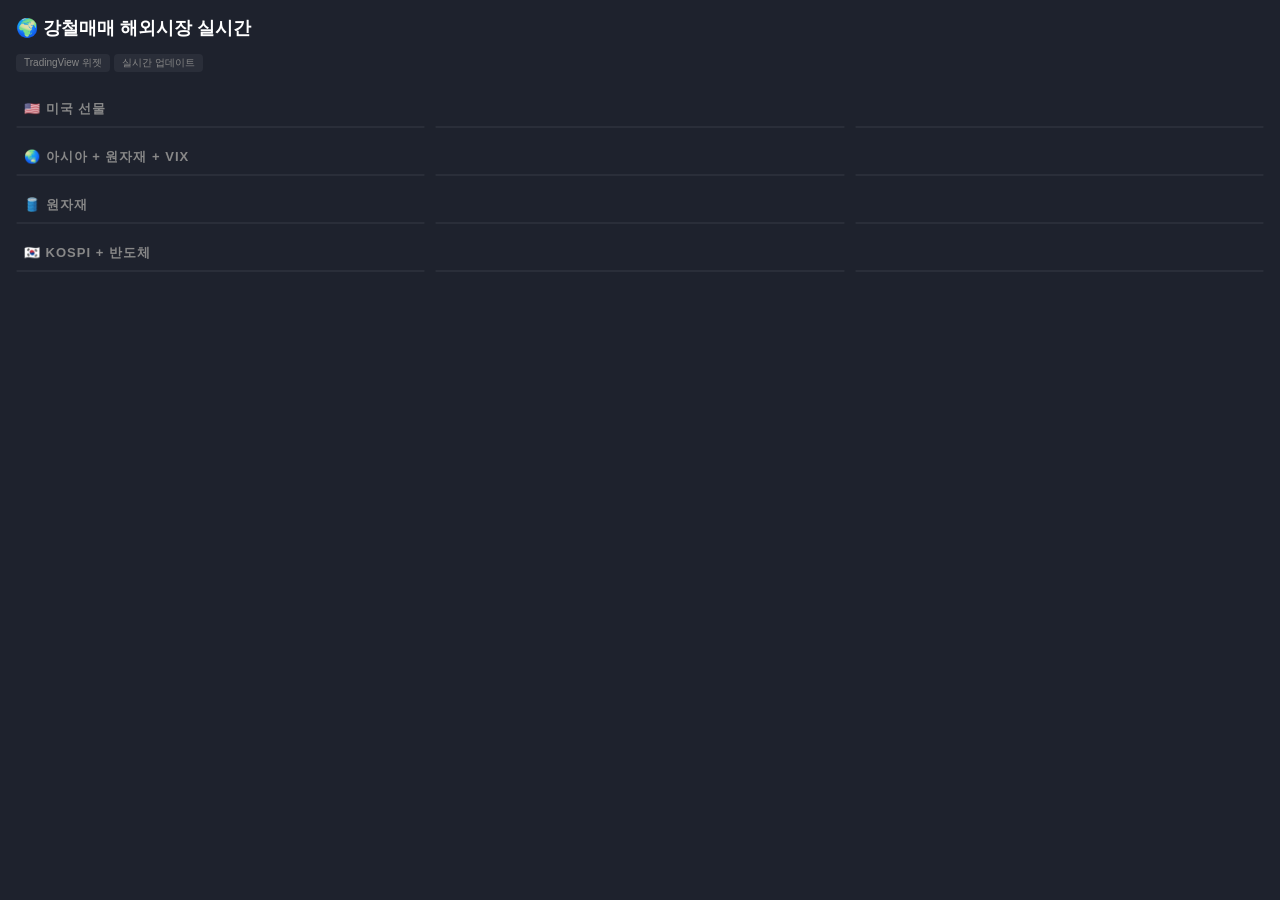
<file: tradingview_dashboard.html>
<!DOCTYPE html>
<html lang="ko">
<head>
<meta charset="UTF-8">
<meta name="viewport" content="width=device-width, initial-scale=1.0">
<title>강철매매 — 실시간 해외시장</title>
<style>
* { margin:0; padding:0; box-sizing:border-box; }
body { background:#1e222d; font-family:-apple-system, BlinkMacSystemFont, sans-serif; padding:16px; color:#ccc; }
h1 { color:#fff; font-size:18px; margin-bottom:12px; }
h2 { color:#888; font-size:13px; margin:20px 0 8px 8px; text-transform:uppercase; letter-spacing:1px; }
.grid-3 { display:grid; grid-template-columns:repeat(3, 1fr); gap:10px; }
.grid-2 { display:grid; grid-template-columns:repeat(2, 1fr); gap:10px; }
.widget-container { background:#131722; border-radius:8px; overflow:hidden; border:1px solid #2a2e39; }
.widget-container iframe { width:100%; height:320px; border:none; }
.subtitle { color:#666; font-size:11px; margin-top:6px; text-align:center; }
.badge { display:inline-block; background:#2a2e39; color:#888; padding:2px 8px; border-radius:4px; font-size:10px; margin-bottom:8px; }
</style>
</head>
<body>
<h1>🌍 강철매매 해외시장 실시간</h1>
<span class="badge">TradingView 위젯</span>
<span class="badge">실시간 업데이트</span>

<h2>🇺🇸 미국 선물</h2>
<div class="grid-3">
  <div class="widget-container">
    <div class="tradingview-widget-container">
      <div id="tv-nasdaq"></div>
      <script>new TradingView.widget({container_id:"tv-nasdaq",symbol:"CME_MINI:NQ1!",interval:"D",width:"100%",height:320,theme:"dark",style:1,locale:"ko",toolbar_bg:"#131722",enable_publishing:false,hide_top_toolbar:true,hide_legend:true,save_image:false,studies:[]});</script>
    </div>
  </div>
  <div class="widget-container">
    <div class="tradingview-widget-container">
      <div id="tv-sp"></div>
      <script>new TradingView.widget({container_id:"tv-sp",symbol:"CME_MINI:ES1!",interval:"D",width:"100%",height:320,theme:"dark",style:1,locale:"ko",toolbar_bg:"#131722",enable_publishing:false,hide_top_toolbar:true,hide_legend:true,save_image:false,studies:[]});</script>
    </div>
  </div>
  <div class="widget-container">
    <div class="tradingview-widget-container">
      <div id="tv-dow"></div>
      <script>new TradingView.widget({container_id:"tv-dow",symbol:"CME_MINI:YM1!",interval:"D",width:"100%",height:320,theme:"dark",style:1,locale:"ko",toolbar_bg:"#131722",enable_publishing:false,hide_top_toolbar:true,hide_legend:true,save_image:false,studies:[]});</script>
    </div>
  </div>
</div>

<h2>🌏 아시아 + 원자재 + VIX</h2>
<div class="grid-3">
  <div class="widget-container">
    <div class="tradingview-widget-container">
      <div id="tv-nikkei"></div>
      <script>new TradingView.widget({container_id:"tv-nikkei",symbol:"TSE:NI225",interval:"D",width:"100%",height:320,theme:"dark",style:1,locale:"ko",toolbar_bg:"#131722",enable_publishing:false,hide_top_toolbar:true,hide_legend:true,save_image:false,studies:[]});</script>
    </div>
  </div>
  <div class="widget-container">
    <div class="tradingview-widget-container">
      <div id="tv-hsi"></div>
      <script>new TradingView.widget({container_id:"tv-hsi",symbol:"INDEX:HSI",interval:"D",width:"100%",height:320,theme:"dark",style:1,locale:"ko",toolbar_bg:"#131722",enable_publishing:false,hide_top_toolbar:true,hide_legend:true,save_image:false,studies:[]});</script>
    </div>
  </div>
  <div class="widget-container">
    <div class="tradingview-widget-container">
      <div id="tv-vix"></div>
      <script>new TradingView.widget({container_id:"tv-vix",symbol:"INDEX:VIX",interval:"D",width:"100%",height:320,theme:"dark",style:1,locale:"ko",toolbar_bg:"#131722",enable_publishing:false,hide_top_toolbar:true,hide_legend:true,save_image:false,studies:[]});</script>
    </div>
  </div>
</div>

<h2>🛢️ 원자재</h2>
<div class="grid-3">
  <div class="widget-container">
    <div class="tradingview-widget-container">
      <div id="tv-oil"></div>
      <script>new TradingView.widget({container_id:"tv-oil",symbol:"NYMEX:CL1!",interval:"D",width:"100%",height:320,theme:"dark",style:1,locale:"ko",toolbar_bg:"#131722",enable_publishing:false,hide_top_toolbar:true,hide_legend:true,save_image:false,studies:[]});</script>
    </div>
  </div>
  <div class="widget-container">
    <div class="tradingview-widget-container">
      <div id="tv-gold"></div>
      <script>new TradingView.widget({container_id:"tv-gold",symbol:"COMEX:GC1!",interval:"D",width:"100%",height:320,theme:"dark",style:1,locale:"ko",toolbar_bg:"#131722",enable_publishing:false,hide_top_toolbar:true,hide_legend:true,save_image:false,studies:[]});</script>
    </div>
  </div>
  <div class="widget-container">
    <div class="tradingview-widget-container">
      <div id="tv-btc"></div>
      <script>new TradingView.widget({container_id:"tv-btc",symbol:"BITSTAMP:BTCUSD",interval:"D",width:"100%",height:320,theme:"dark",style:1,locale:"ko",toolbar_bg:"#131722",enable_publishing:false,hide_top_toolbar:true,hide_legend:true,save_image:false,studies:[]});</script>
    </div>
  </div>
</div>

<h2>🇰🇷 KOSPI + 반도체</h2>
<div class="grid-3">
  <div class="widget-container">
    <div class="tradingview-widget-container">
      <div id="tv-kospi"></div>
      <script>new TradingView.widget({container_id:"tv-kospi",symbol:"KRX:KOSPI",interval:"D",width:"100%",height:320,theme:"dark",style:1,locale:"ko",toolbar_bg:"#131722",enable_publishing:false,hide_top_toolbar:true,hide_legend:true,save_image:false,studies:[]});</script>
    </div>
  </div>
  <div class="widget-container">
    <div class="tradingview-widget-container">
      <div id="tv-soxl"></div>
      <script>new TradingView.widget({container_id:"tv-soxl",symbol:"NASDAQ:SOXL",interval:"D",width:"100%",height:320,theme:"dark",style:1,locale:"ko",toolbar_bg:"#131722",enable_publishing:false,hide_top_toolbar:true,hide_legend:true,save_image:false,studies:[]});</script>
    </div>
  </div>
  <div class="widget-container">
    <div class="tradingview-widget-container">
      <div id="tv-nvda"></div>
      <script>new TradingView.widget({container_id:"tv-nvda",symbol:"NASDAQ:NVDA",interval:"D",width:"100%",height:320,theme:"dark",style:1,locale:"ko",toolbar_bg:"#131722",enable_publishing:false,hide_top_toolbar:true,hide_legend:true,save_image:false,studies:[]});</script>
    </div>
  </div>
</div>

<script src="https://s3.tradingview.com/tv.js"></script>
</body>
</html>
</file>
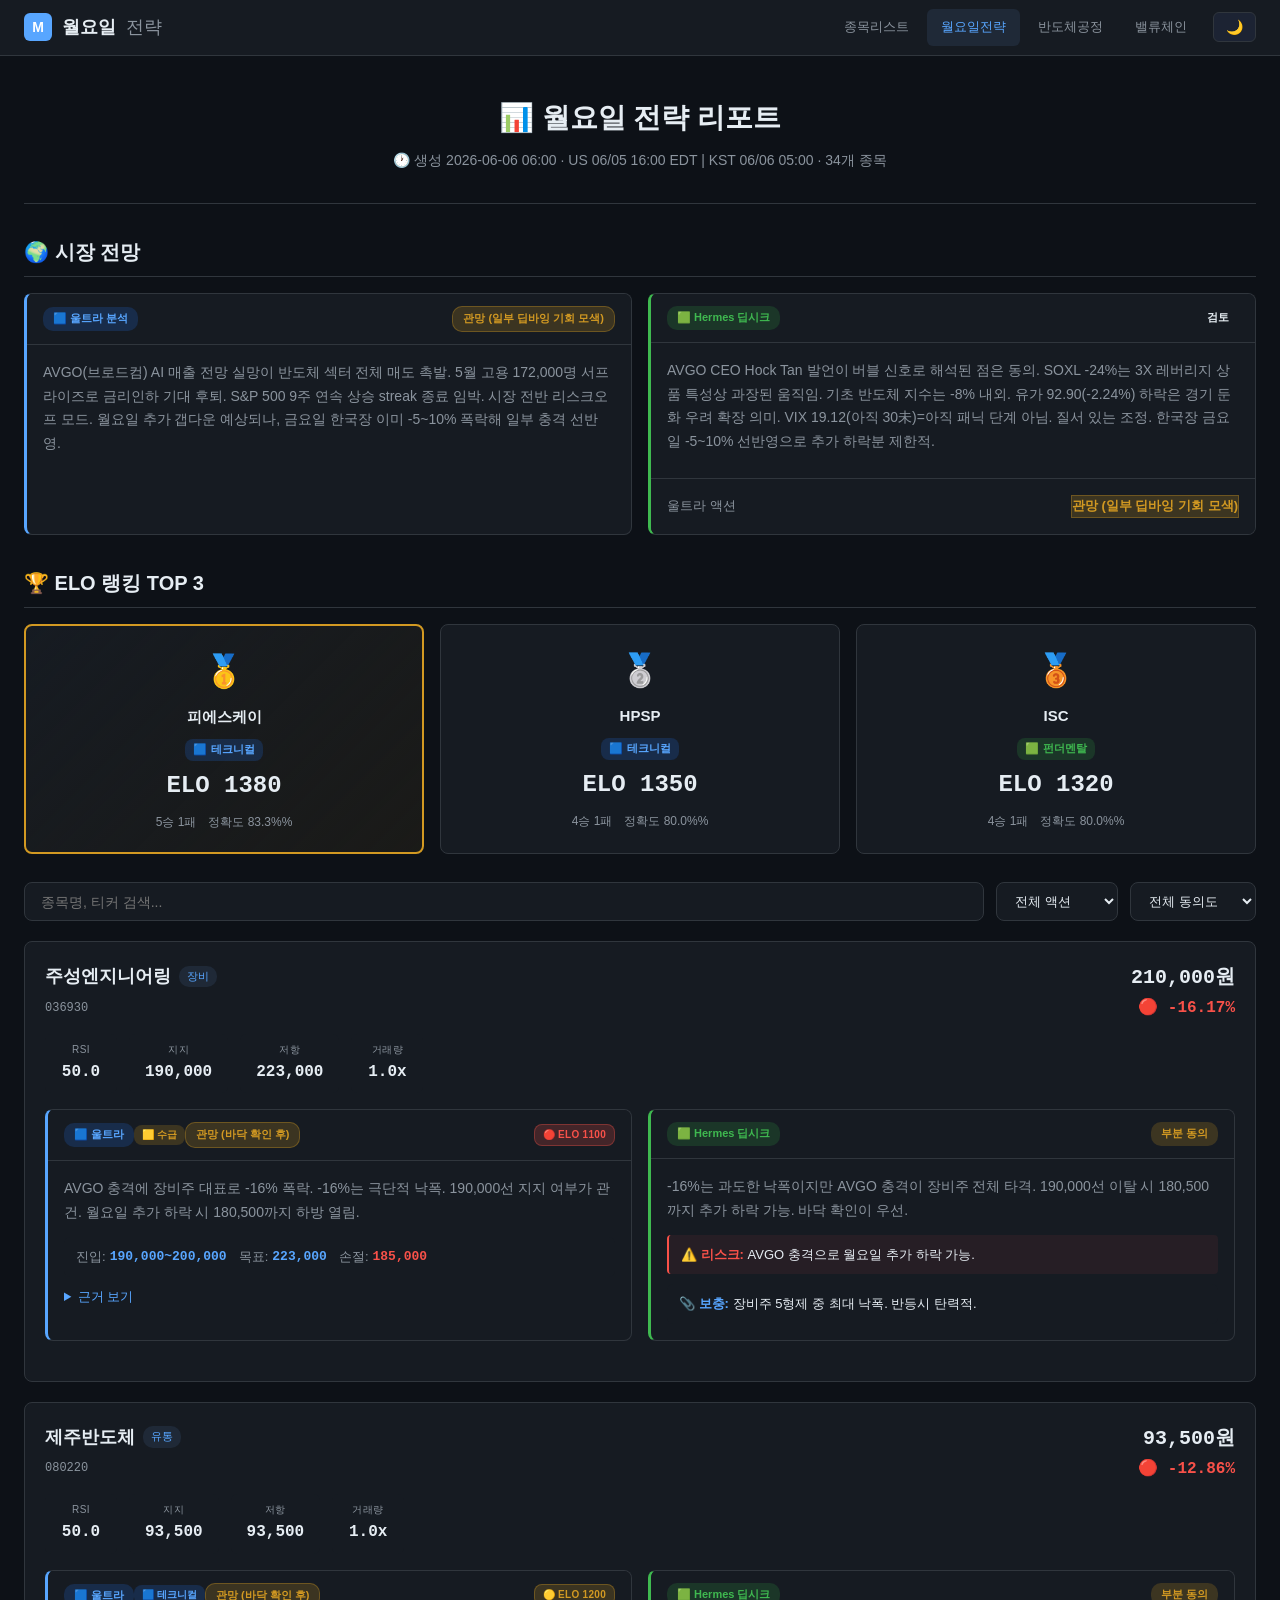
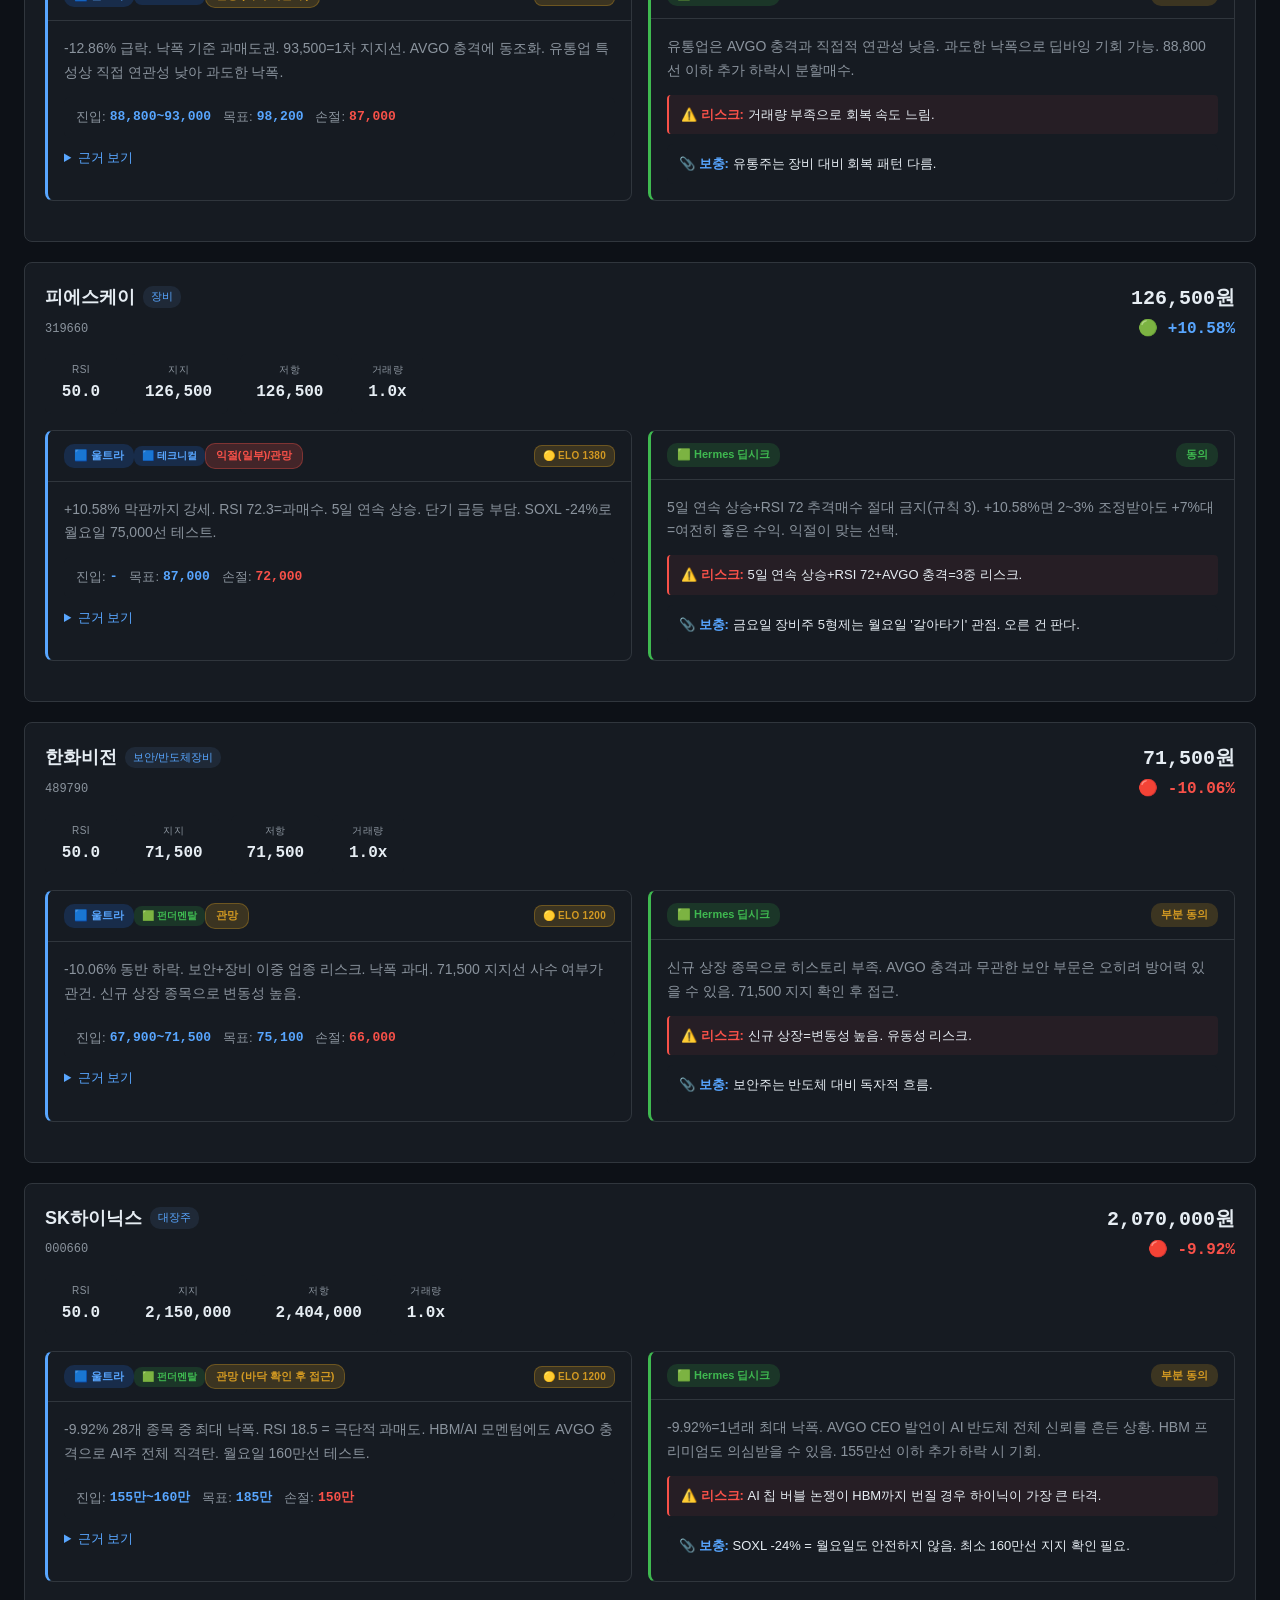
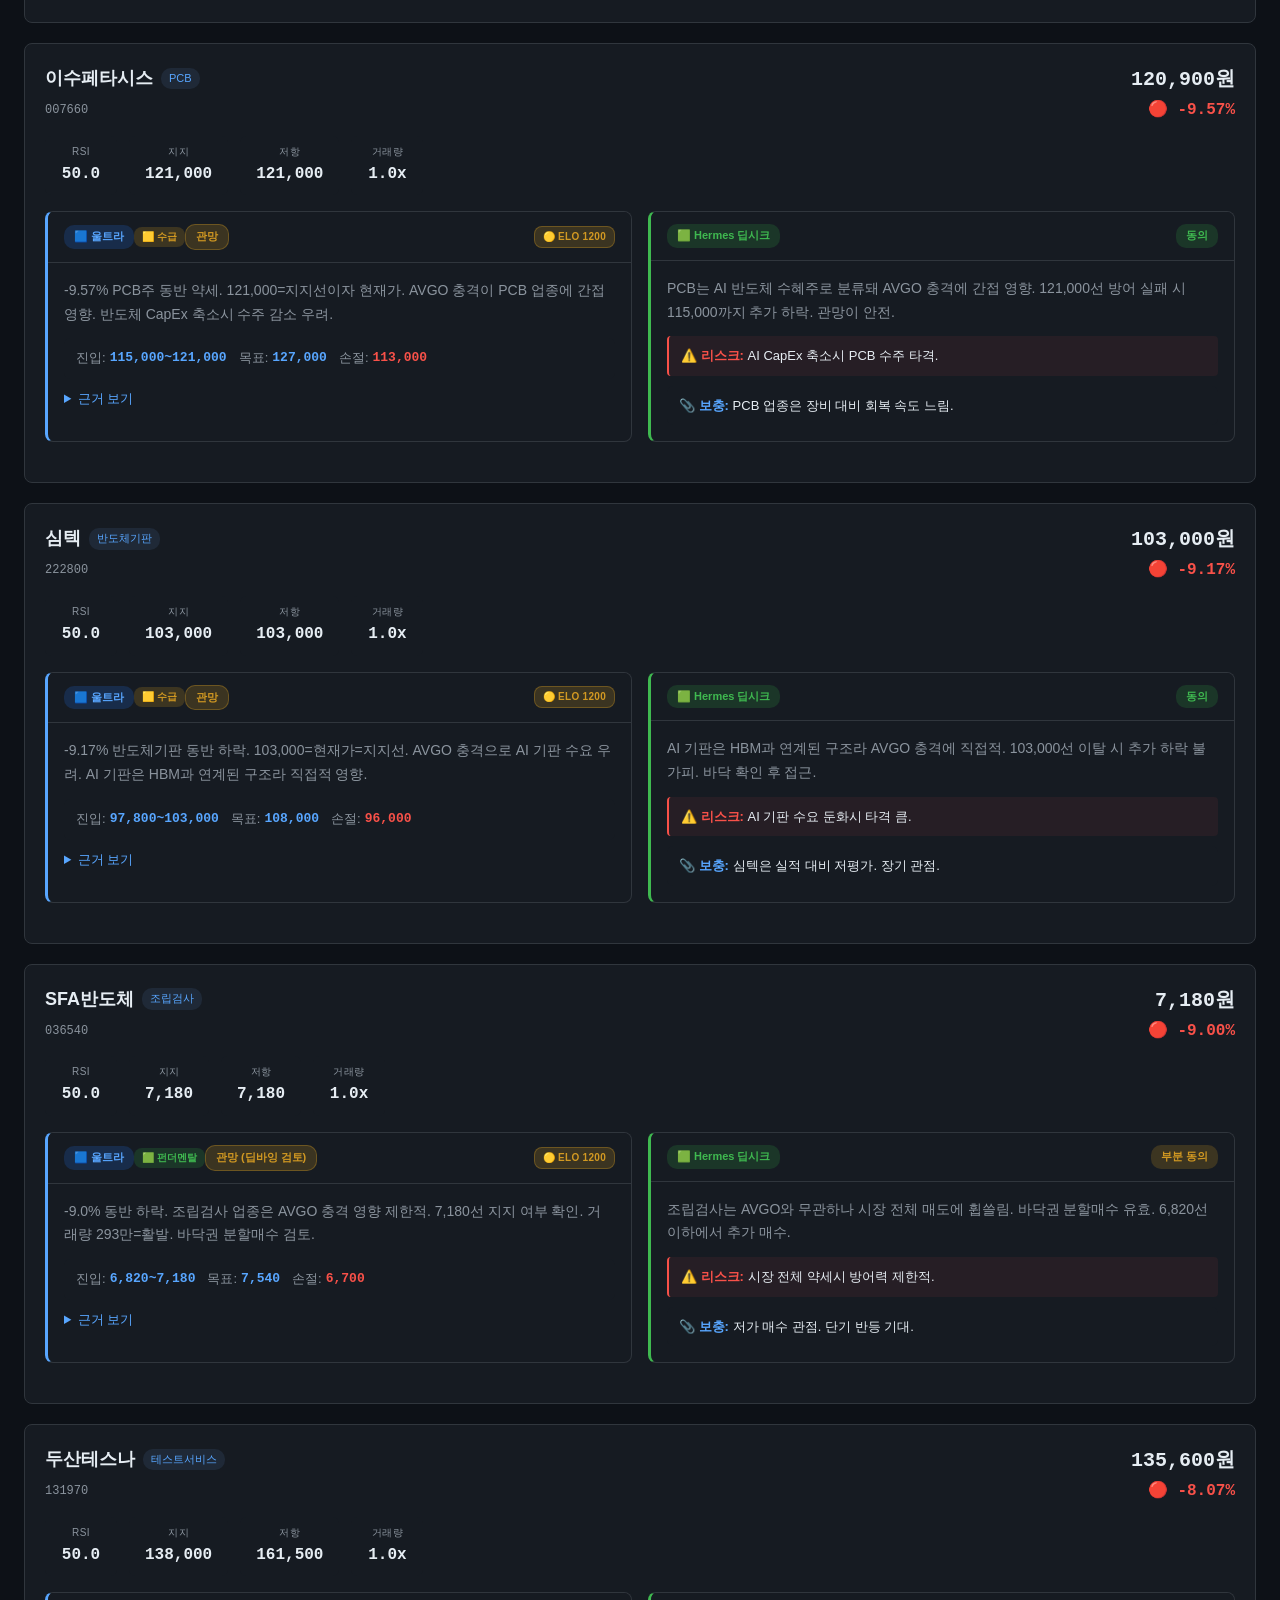
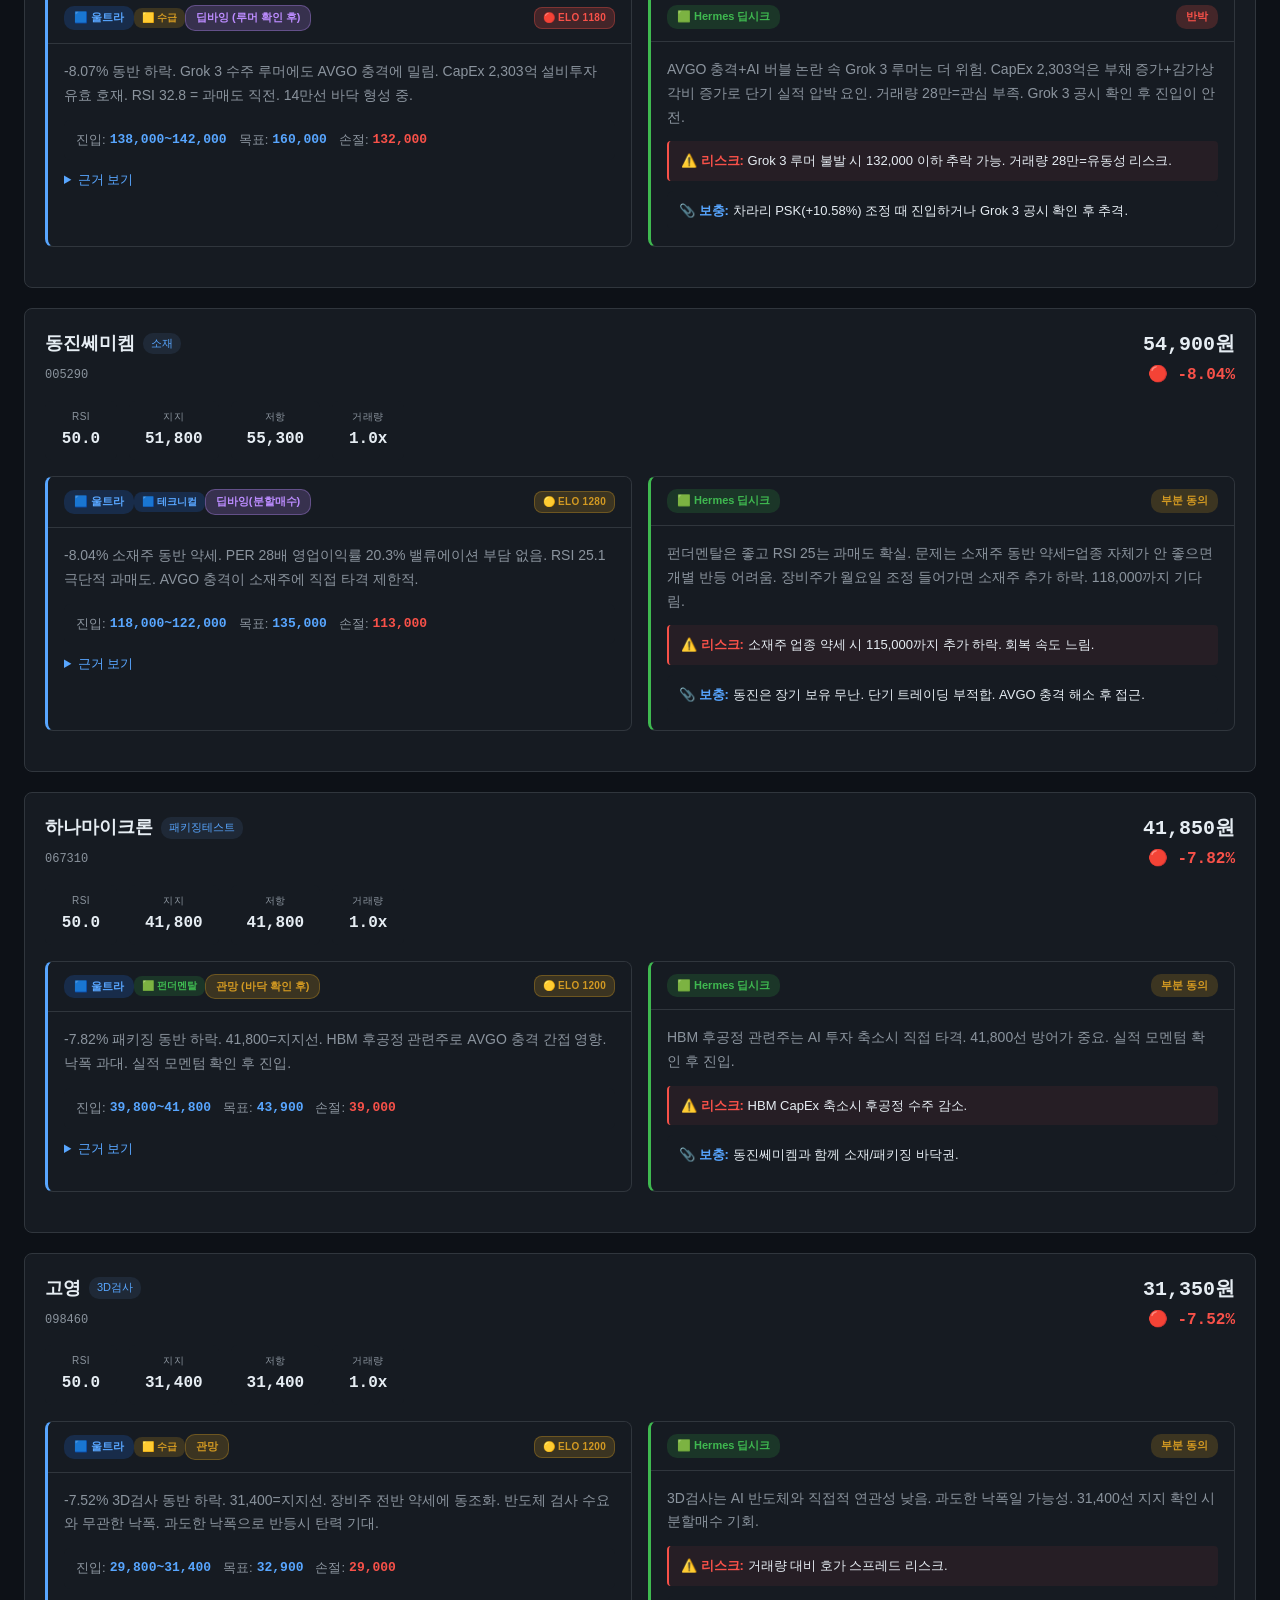
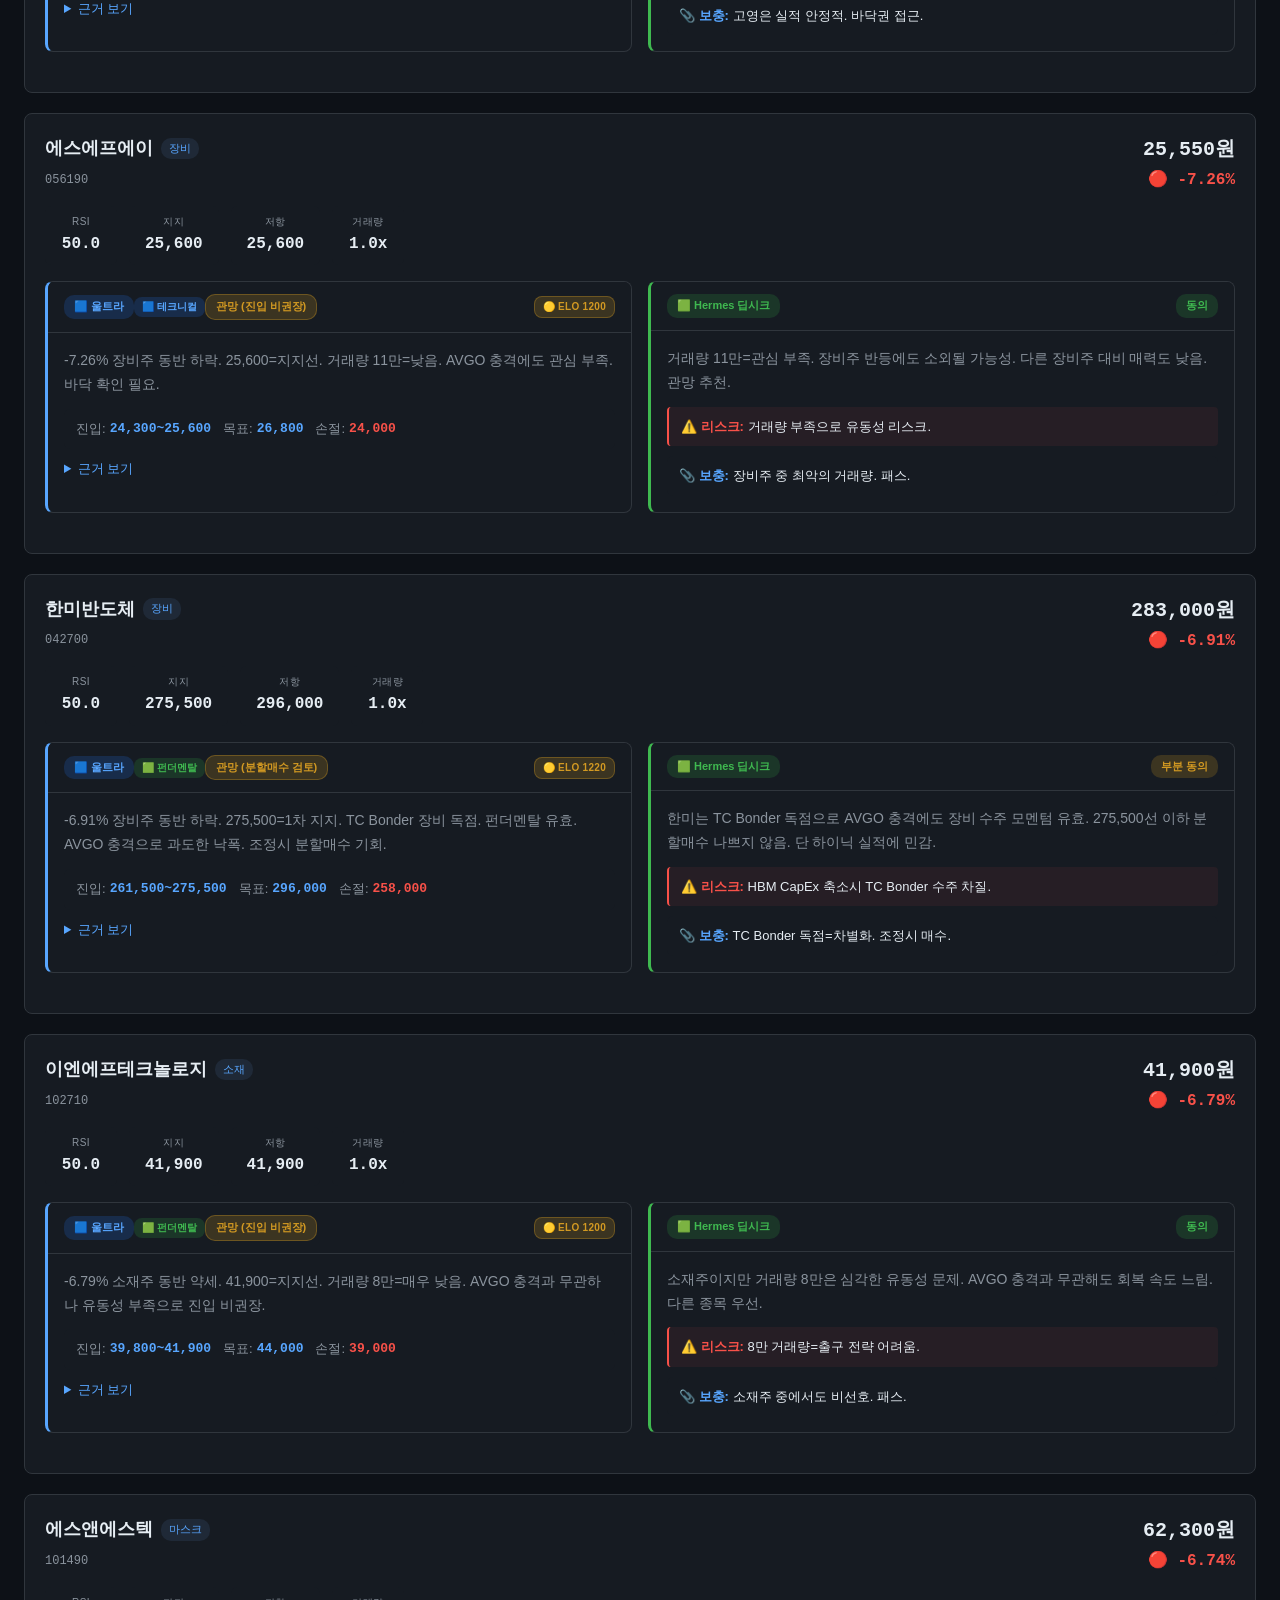
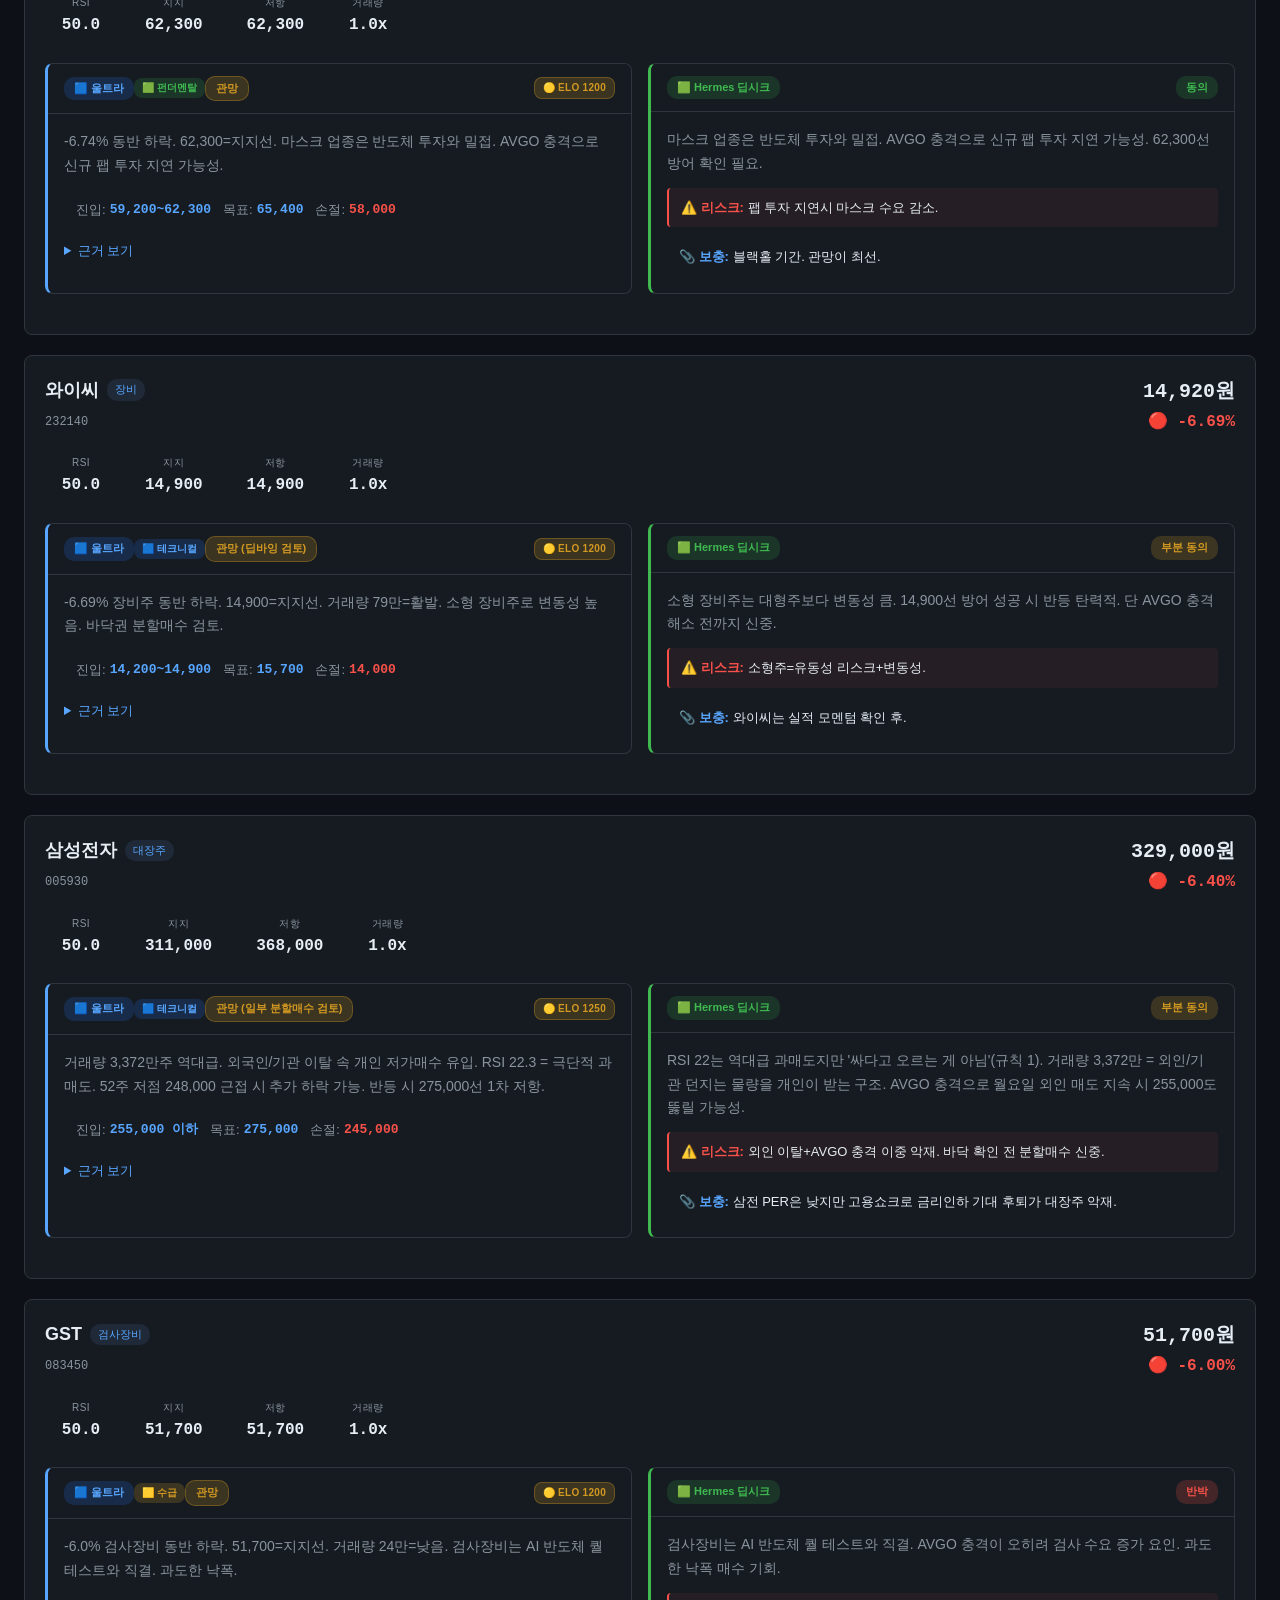
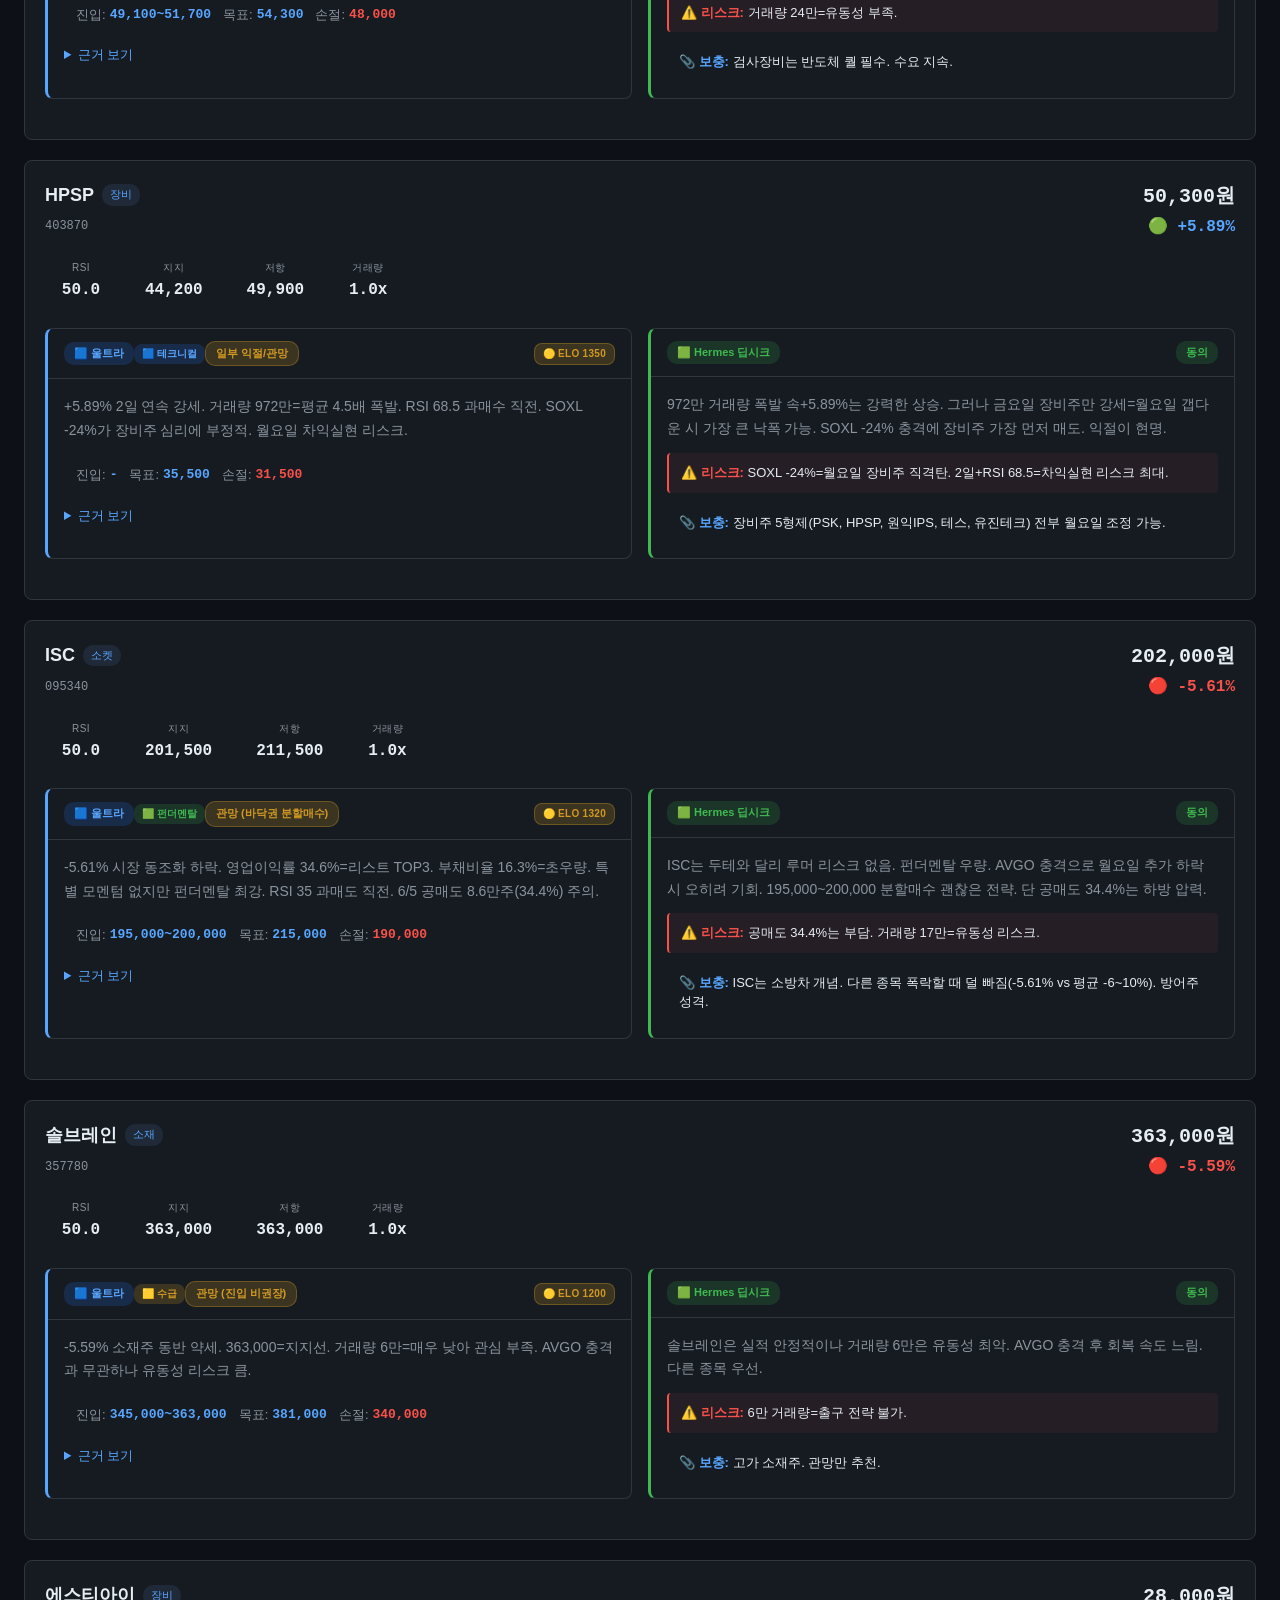
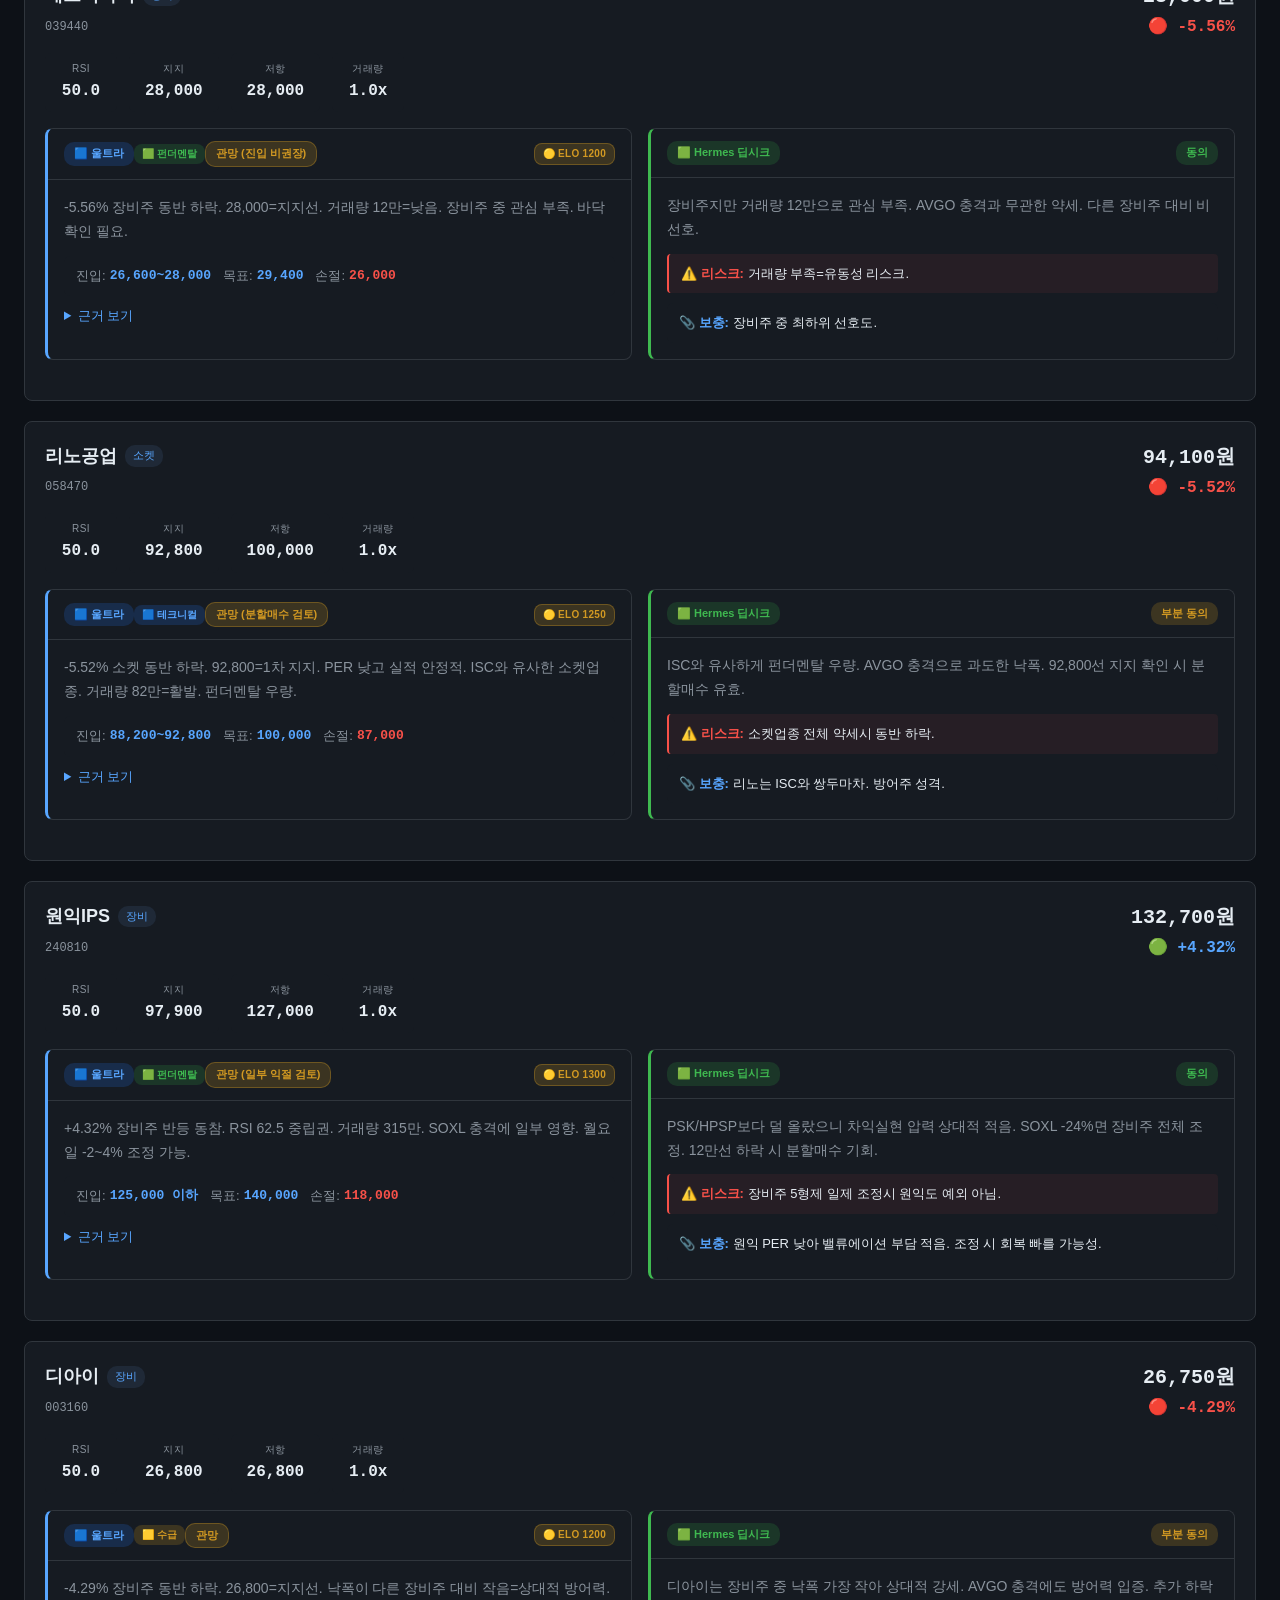
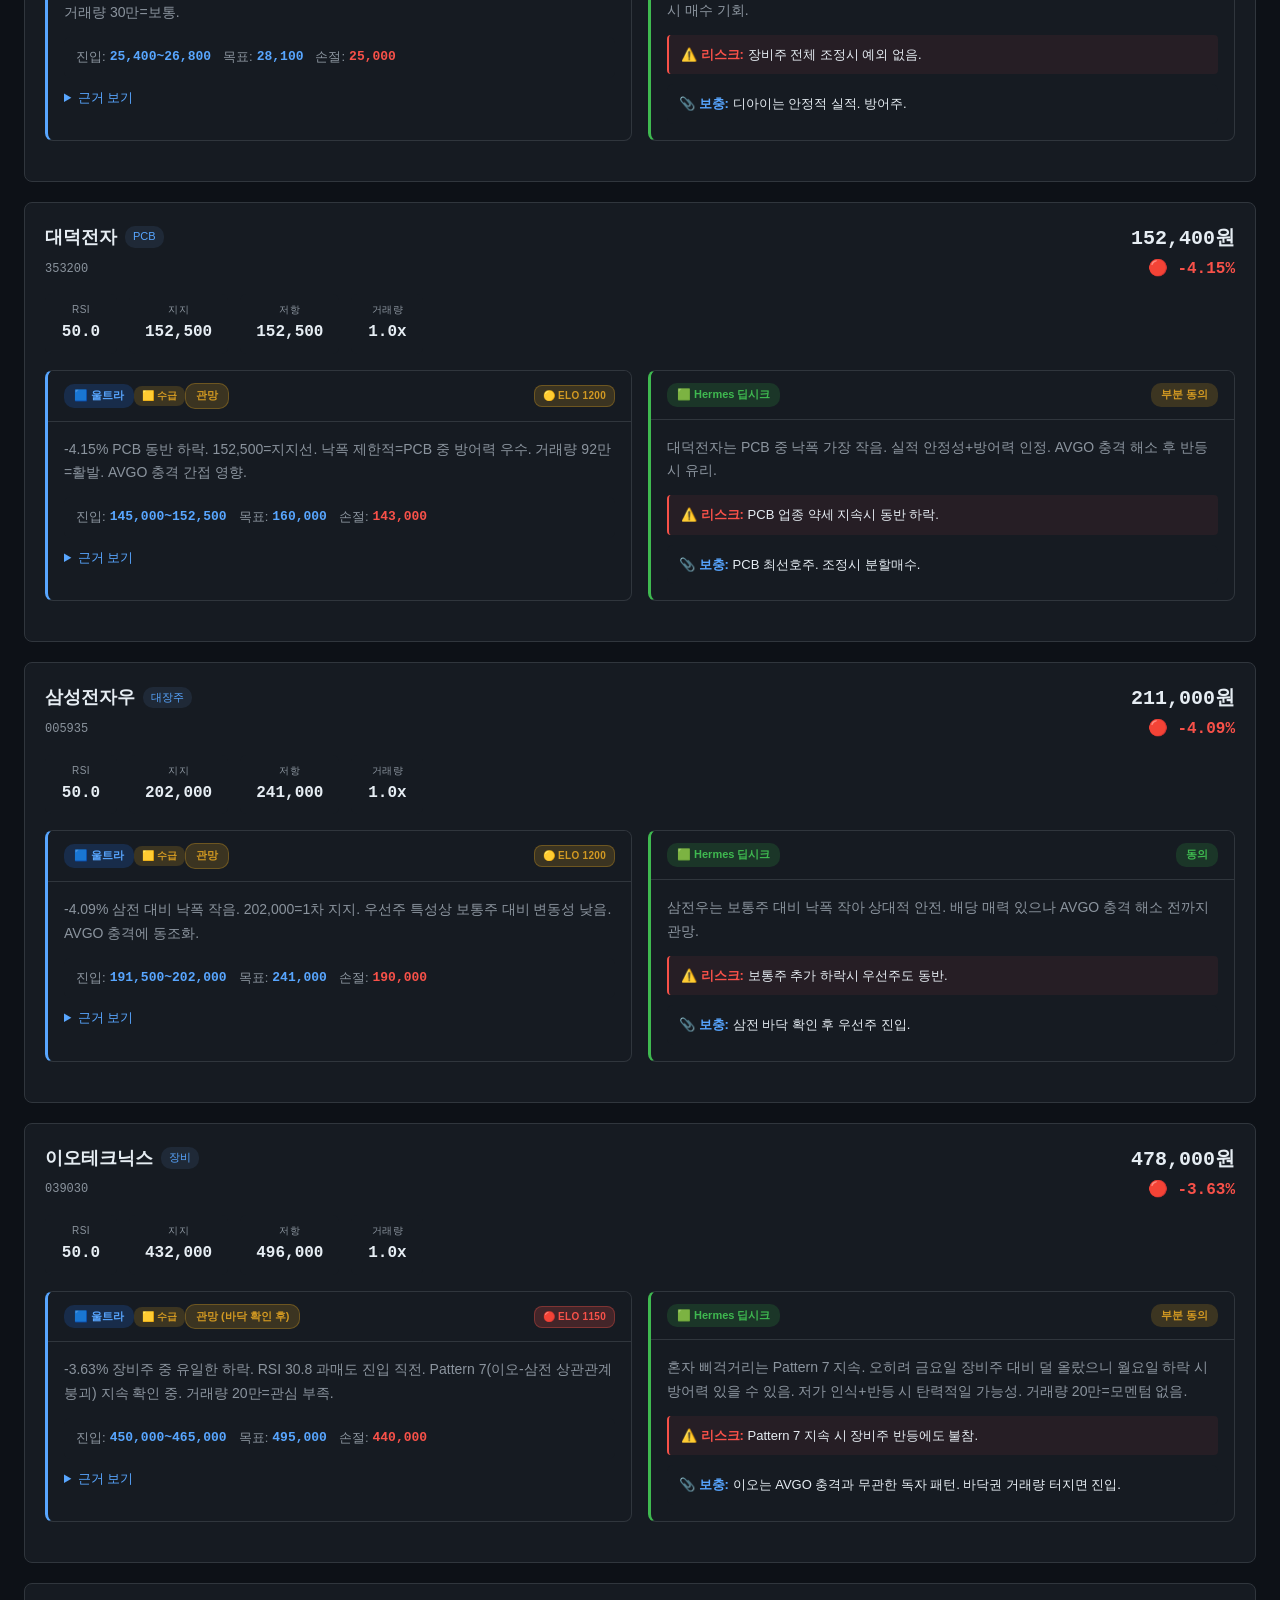
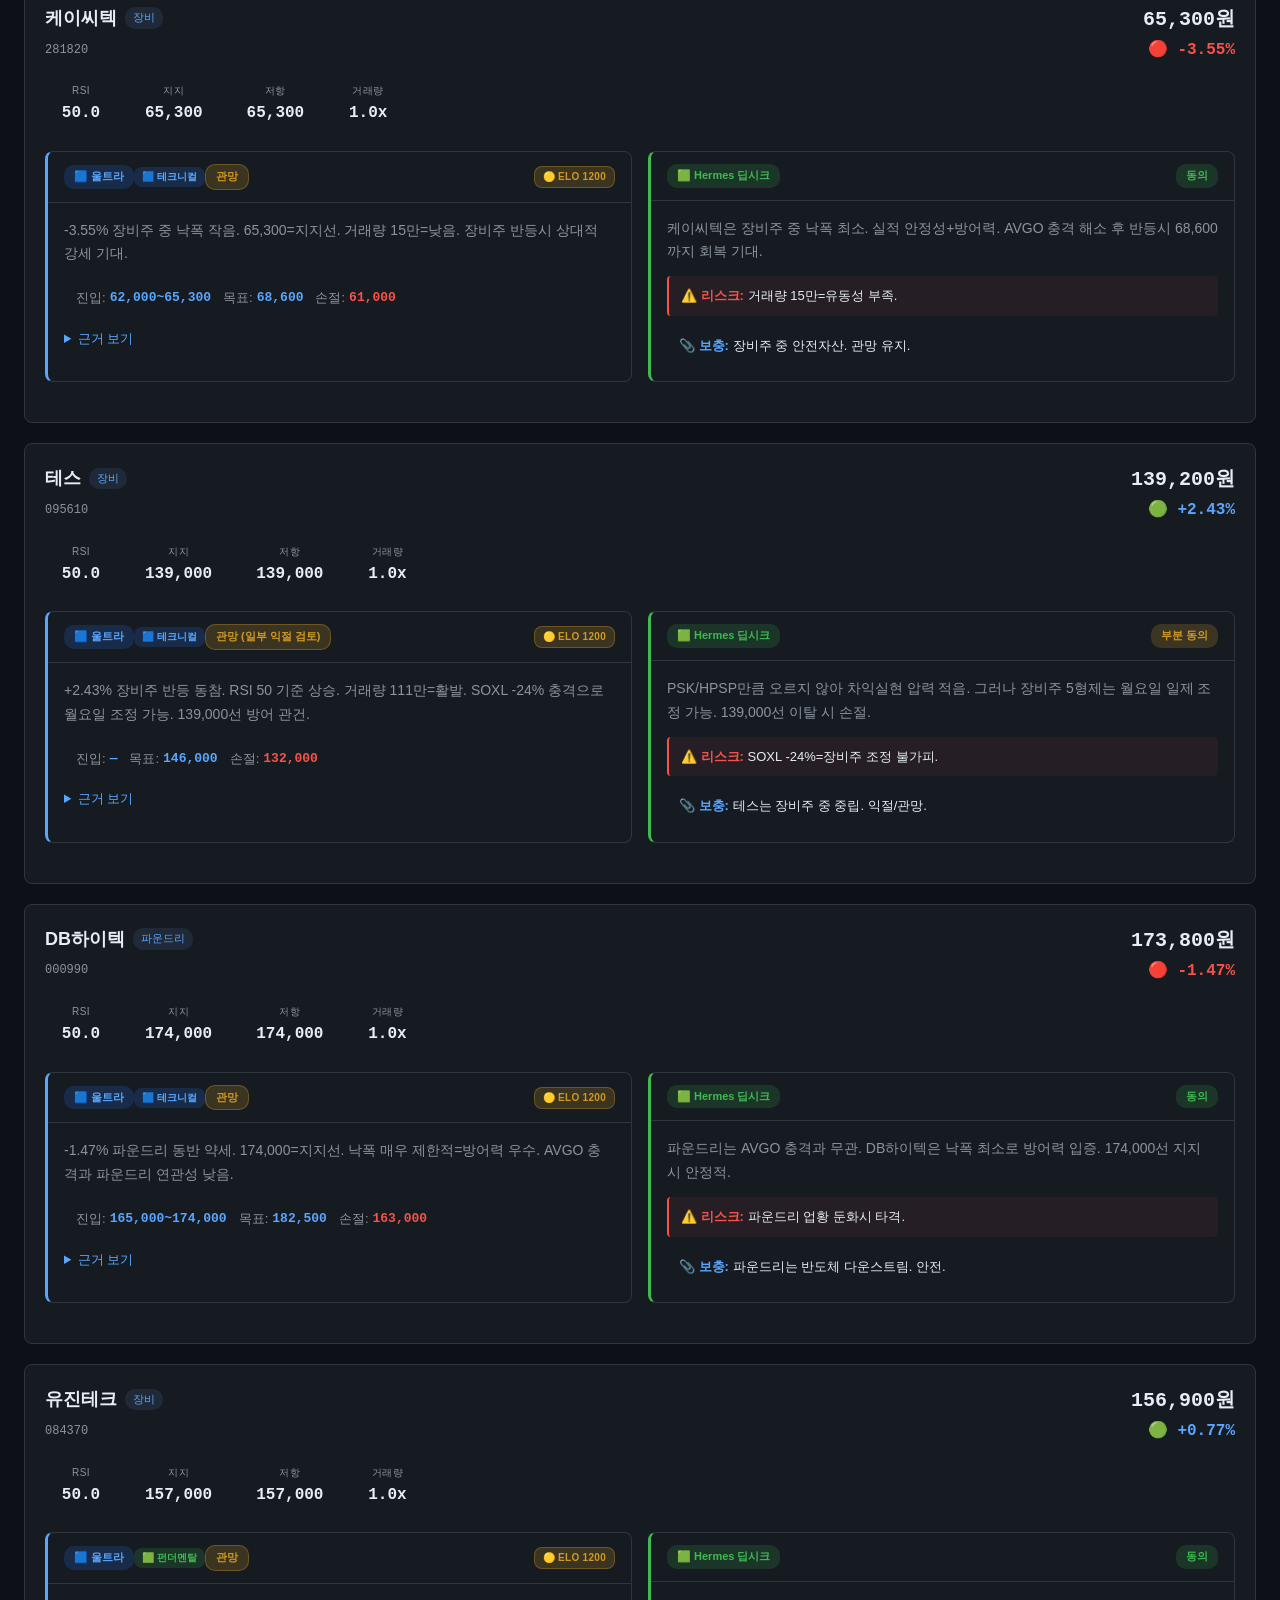
<file: report/monday-strategy.html>
<!DOCTYPE html>
<html lang="ko">
<head>
<meta charset="UTF-8">
<meta name="viewport" content="width=device-width, initial-scale=1.0">
<title>월요일 전략 — 반도체 종목 분석</title>
<link rel="stylesheet" href="css/style.css">
</head>
<body>
<header>
  <div class="logo"><div class="logo-icon">M</div>월요일 <span>전략</span></div>
  <nav>
    <a href="index.html">종목리스트</a>
    <a href="monday-strategy.html" class="active">월요일전략</a>
    <a href="process.html">반도체공정</a>
    <a href="valuechain.html">밸류체인</a>
    <button class="theme-toggle" onclick="toggleTheme()" id="themeBtn">🌙</button>
  </nav>
</header>

<div class="container">
  <div class="hero">
    <h1>📊 월요일 전략 리포트</h1>
    <p id="strategy-meta">2026-06-05(금) 장 마감 기준 · <span id="stock-count"></span>개 종목</p>
  </div>

  <!-- 시장 전략 섹션 -->
  <div class="market-strategy-section">
    <h2 class="section-title">🌍 시장 전망</h2>
    <div class="strategy-comparison">
      <div class="analysis-card ultra-card">
        <div class="card-header">
          <span class="badge badge-ultra">🟦 울트라 분석</span>
          <span class="badge badge-action" id="market-action-badge">관망</span>
        </div>
        <div class="card-body" id="market-ultra">
          로딩 중...
        </div>
      </div>
      <div class="analysis-card deepseek-card">
        <div class="card-header">
          <span class="badge badge-deepseek">🟩 Hermes 딥시크</span>
          <span class="badge badge-agreement" id="market-agreement-badge">검토</span>
        </div>
        <div class="card-body" id="market-deepseek">
          로딩 중...
        </div>
        <div class="key-indicators" id="market-indicators">
        </div>
      </div>
    </div>
  </div>

  <!-- 🏆 ELO 랭킹 TOP 3 -->
  <div class="elo-ranking-section">
    <h2 class="section-title">🏆 ELO 랭킹 TOP 3</h2>
    <div id="elo-ranking"></div>
  </div>

  <!-- 검색/필터 -->
  <div class="search-row">
    <input type="text" id="search-input" placeholder="종목명, 티커 검색..." oninput="handleSearch()">
    <select id="action-filter" onchange="handleSearch()">
      <option value="">전체 액션</option>
      <option value="딥바잉">🟣 딥바잉</option>
      <option value="분할매수">🟢 분할매수</option>
      <option value="관망">🟡 관망</option>
      <option value="익절">🔴 익절</option>
    </select>
    <select id="agreement-filter" onchange="handleSearch()">
      <option value="">전체 동의도</option>
      <option value="동의">🟢 동의</option>
      <option value="부분 동의">🟡 부분 동의</option>
      <option value="반박">🔴 반박</option>
    </select>
  </div>

  <!-- 종목 전략 리스트 -->
  <div id="strategy-list"></div>
</div>

<script src="js/app.js"></script>
<script src="js/strategy-data.js"></script>
<script src="js/strategy.js"></script>
<script>
renderStrategyPage();
</script>
</body>
</html>
</file>
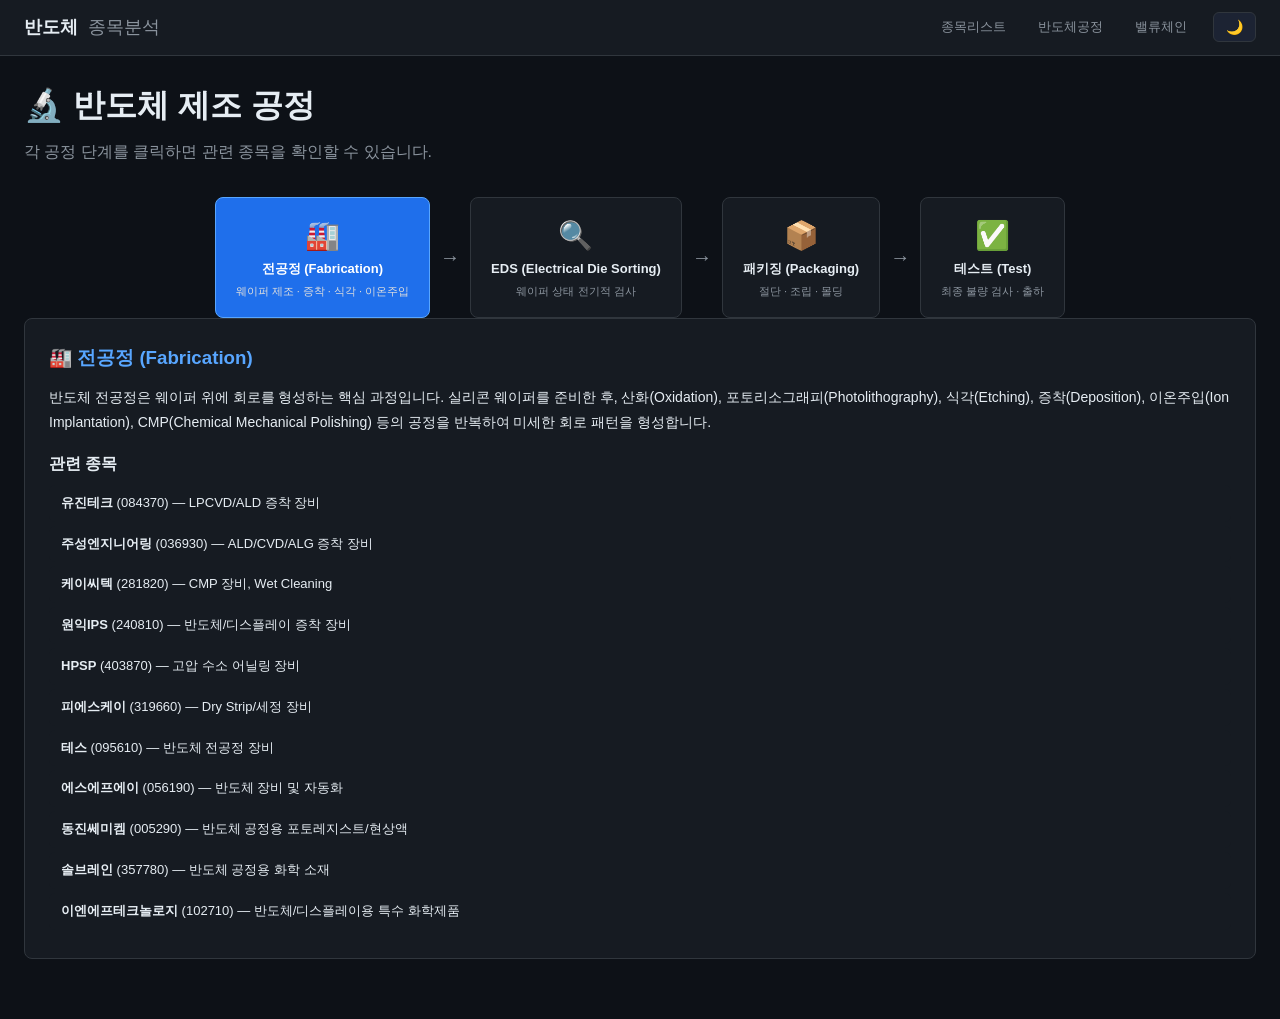
<file: report/process.html>
<!DOCTYPE html>
<html lang="ko">
<head>
<meta charset="UTF-8">
<meta name="viewport" content="width=device-width, initial-scale=1.0">
<title>반도체 공정 개요</title>
<link rel="stylesheet" href="css/style.css">
<style>
.process-detail { display: none; padding: 24px; }
.process-detail.show { display: block; }
.process-detail h3 { margin-bottom: 12px; color: var(--accent); }
.process-detail p { line-height: 1.8; font-size: 14px; margin-bottom: 12px; }
.process-detail ul { list-style: none; padding: 0; }
.process-detail li { padding: 8px 12px; margin: 4px 0; background: var(--bg2); border-radius: 6px; cursor: pointer; font-size: 13px; }
.process-detail li:hover { background: var(--accent); color: #fff; }
.step-icon-lg { font-size: 48px; display: block; margin-bottom: 8px; }
.process-step .step-sub { font-size: 11px; color: var(--text2); margin-top: 4px; }
.process-step.active .step-sub { color: #ddd; }
</style>
</head>
<body>
<header>
  <div class="logo">반도체 <span>종목분석</span></div>
  <nav>
    <a href="index.html">종목리스트</a>
    <a href="process.html">반도체공정</a>
    <a href="valuechain.html">밸류체인</a>
    <button class="theme-toggle" onclick="toggleTheme()">🌙</button>
  </nav>
</header>

<div class="container">
  <h1 style="margin: 24px 0 8px">🔬 반도체 제조 공정</h1>
  <p style="color: var(--text2); margin-bottom: 32px">각 공정 단계를 클릭하면 관련 종목을 확인할 수 있습니다.</p>

  <div class="process-flow">
    <div class="process-step" onclick="showProcess(0)" id="step-0">
      <span class="step-icon">🏭</span>
      <div class="step-label">전공정 (Fabrication)</div>
      <div class="step-sub">웨이퍼 제조 · 증착 · 식각 · 이온주입</div>
    </div>
    <span class="process-arrow">→</span>
    <div class="process-step" onclick="showProcess(1)" id="step-1">
      <span class="step-icon">🔍</span>
      <div class="step-label">EDS (Electrical Die Sorting)</div>
      <div class="step-sub">웨이퍼 상태 전기적 검사</div>
    </div>
    <span class="process-arrow">→</span>
    <div class="process-step" onclick="showProcess(2)" id="step-2">
      <span class="step-icon">📦</span>
      <div class="step-label">패키징 (Packaging)</div>
      <div class="step-sub">절단 · 조립 · 몰딩</div>
    </div>
    <span class="process-arrow">→</span>
    <div class="process-step" onclick="showProcess(3)" id="step-3">
      <span class="step-icon">✅</span>
      <div class="step-label">테스트 (Test)</div>
      <div class="step-sub">최종 불량 검사 · 출하</div>
    </div>
  </div>

  <div id="process-detail" class="card process-detail show">
    <h3>공정 단계를 선택하세요</h3>
    <p>위 공정 흐름도에서 각 단계를 클릭하면 상세 설명과 관련 종목을 확인할 수 있습니다.</p>
  </div>
</div>

<script src="js/data.js"></script>
<script>
const processData = [
  {
    title: '전공정 (Fabrication)',
    icon: '🏭',
    desc: '반도체 전공정은 웨이퍼 위에 회로를 형성하는 핵심 과정입니다. 실리콘 웨이퍼를 준비한 후, 산화(Oxidation), 포토리소그래피(Photolithography), 식각(Etching), 증착(Deposition), 이온주입(Ion Implantation), CMP(Chemical Mechanical Polishing) 등의 공정을 반복하여 미세한 회로 패턴을 형성합니다.',
    items: [
      { name: '유진테크', ticker: '084370', desc: 'LPCVD/ALD 증착 장비' },
      { name: '주성엔지니어링', ticker: '036930', desc: 'ALD/CVD/ALG 증착 장비' },
      { name: '케이씨텍', ticker: '281820', desc: 'CMP 장비, Wet Cleaning' },
      { name: '원익IPS', ticker: '240810', desc: '반도체/디스플레이 증착 장비' },
      { name: 'HPSP', ticker: '403870', desc: '고압 수소 어닐링 장비' },
      { name: '피에스케이', ticker: '319660', desc: 'Dry Strip/세정 장비' },
      { name: '테스', ticker: '095610', desc: '반도체 전공정 장비' },
      { name: '에스에프에이', ticker: '056190', desc: '반도체 장비 및 자동화' },
      { name: '동진쎄미켐', ticker: '005290', desc: '반도체 공정용 포토레지스트/현상액' },
      { name: '솔브레인', ticker: '357780', desc: '반도체 공정용 화학 소재' },
      { name: '이엔에프테크놀로지', ticker: '102710', desc: '반도체/디스플레이용 특수 화학제품' },
    ]
  },
  {
    title: 'EDS (Electrical Die Sorting)',
    icon: '🔍',
    desc: 'EDS(Electrical Die Sorting) 공정은 웨이퍼 상태에서 각 칩(Die)의 전기적 특성을 검사하는 단계입니다. 프로브 카드(Probe Card)를 사용하여 각 칩에 전기적 신호를 인가하고, 정상/불량 여부를 판별합니다. 불량 칩은 마킹되어 이후 공정에서 제외됩니다.',
    items: [
      { name: 'ISC', ticker: '095340', desc: '테스트 소켓 (시스템반도체/메모리)' },
      { name: '리노공업', ticker: '058470', desc: '검사용 프로브 핀(Spring Contact Probe)' },
      { name: '에스앤에스텍', ticker: '101490', desc: '반도체 마스크(Reticle)' },
      { name: '와이씨', ticker: '232140', desc: '반도체 검사 장비' },
    ]
  },
  {
    title: '패키징 (Packaging)',
    icon: '📦',
    desc: '패키징 공정은 웨이퍼에서 칩을 절단(Sawing)한 후, 기판(Substrate)이나 리드프레임에 부착(Die Attach)하고, 와이어 본딩(Wire Bonding) 또는 범프(Bump) 형성으로 전기적 연결을 합니다. 이후 몰딩(Molding)으로 외부 환경으로부터 보호하고, 최종적으로 리드 트리밍(Trim/Form) 공정을 거칩니다.',
    items: [
      { name: '하나마이크론', ticker: '067310', desc: '반도체 후공정(조립/패키징)' },
      { name: 'SFA반도체', ticker: '036540', desc: '반도체 조립 및 TEST' },
      { name: '심텍', ticker: '222800', desc: 'PCB(Module PCB/Package Substrate)' },
      { name: '대덕전자', ticker: '353200', desc: 'PCB(반도체용 기판)' },
      { name: '이수페타시스', ticker: '007660', desc: 'PCB(고다층/반도체용 기판)' },
    ]
  },
  {
    title: '테스트 (Test)',
    icon: '✅',
    desc: '최종 테스트(Final Test) 공정은 패키징이 완료된 반도체 칩의 최종 전기적 특성과 성능을 검증하는 단계입니다. 번인 테스트(Burn-in Test), 핸들러(Handler)를 이용한 온도 조건별 테스트, EDS에서 발견하지 못한 불량을 최종 선별합니다.',
    items: [
      { name: '두산테스나', ticker: '131970', desc: '시스템 반도체 테스트 서비스' },
      { name: 'GST', ticker: '083450', desc: '반도체 검사 장비(비전 검사)' },
      { name: '고영', ticker: '098460', desc: '3D 검사 장비' },
    ]
  }
];

function showProcess(index) {
  // Update active step
  document.querySelectorAll('.process-step').forEach((el, i) => {
    el.classList.toggle('active', i === index);
  });
  
  const data = processData[index];
  const detail = document.getElementById('process-detail');
  
  let itemsHtml = '';
  data.items.forEach(item => {
    itemsHtml += `<li onclick="window.location.href='stock.html?name=${encodeURIComponent(item.name)}'">
      <strong>${item.name}</strong> (${item.ticker}) — ${item.desc}
    </li>`;
  });
  
  detail.innerHTML = `
    <h3>${data.icon} ${data.title}</h3>
    <p>${data.desc}</p>
    <h4 style="margin: 16px 0 8px">관련 종목</h4>
    <ul>${itemsHtml}</ul>
  `;
  detail.classList.add('show');
}

// Show first step by default
showProcess(0);
</script>
</body>
</html>
</file>
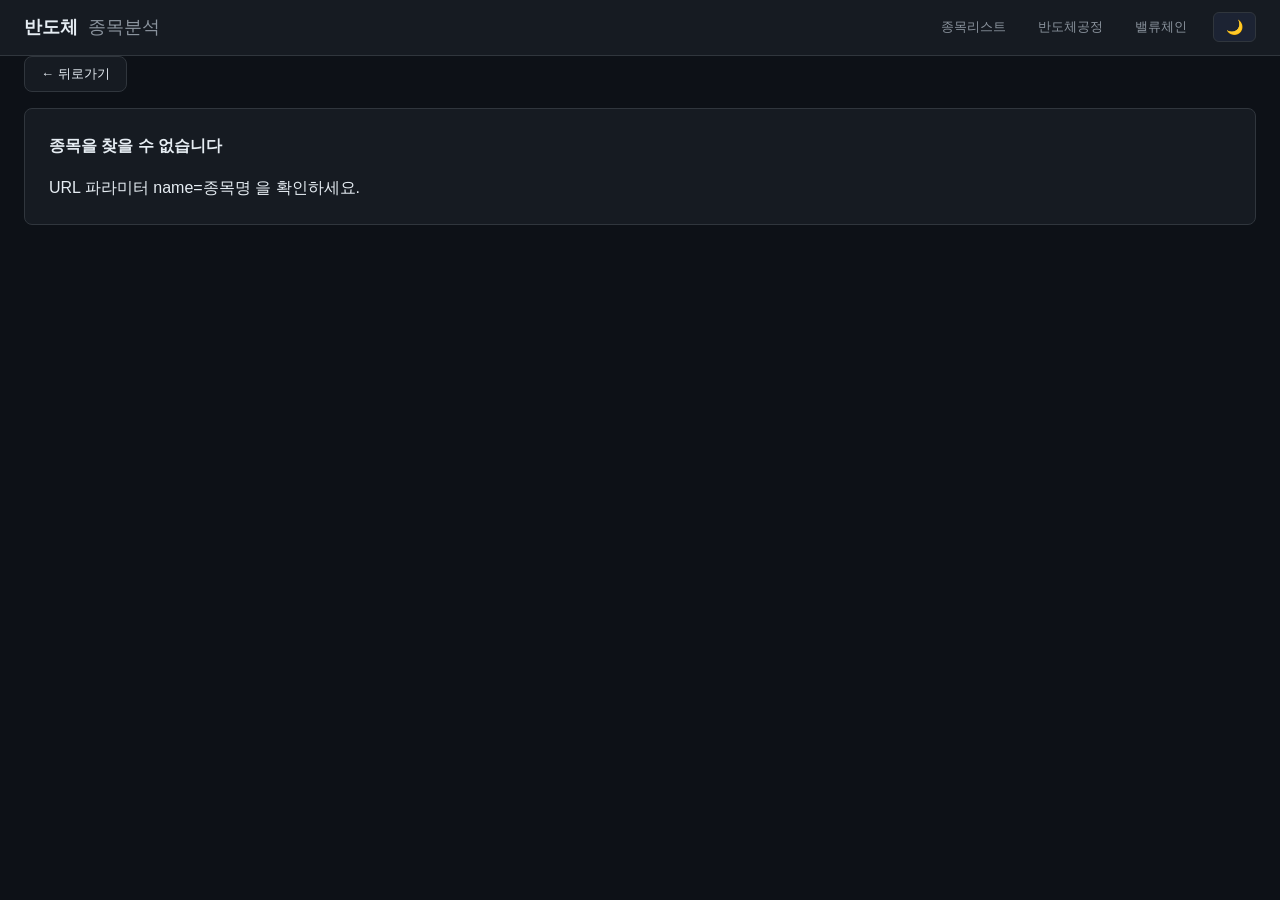
<file: report/stock.html>
<!DOCTYPE html>
<html lang="ko">
<head>
<meta charset="UTF-8">
<meta name="viewport" content="width=device-width, initial-scale=1.0">
<title>종목 상세 정보</title>
<link rel="stylesheet" href="css/style.css">
</head>
<body>
<header>
  <div class="logo">반도체 <span>종목분석</span></div>
  <nav>
    <a href="index.html">종목리스트</a>
    <a href="process.html">반도체공정</a>
    <a href="valuechain.html">밸류체인</a>
    <button class="theme-toggle" onclick="toggleTheme()">🌙</button>
  </nav>
</header>

<div class="container">
  <button class="back-btn" onclick="history.back()">← 뒤로가기</button>
  <div id="stock-detail"></div>
</div>

<script src="js/data.js"></script>
<script src="js/app.js"></script>
<script>
function renderDetail() {
  const name = getParam('name');
  const stock = STOCKS.find(s => s.name === name);
  const container = document.getElementById('stock-detail');
  
  if (!stock) {
    container.innerHTML = '<div class="card"><h2>종목을 찾을 수 없습니다</h2><p>URL 파라미터 name=종목명 을 확인하세요.</p></div>';
    return;
  }
  
  document.title = `${stock.name} (${stock.ticker}) — 종목 상세`;
  
  container.innerHTML = `
    <div class="card">
      <h2>${stock.name} <span class="tag">${stock.category}</span> <span style="font-weight:normal;font-size:14px;color:var(--text2)">(${stock.ticker})</span></h2>
      
      <div class="grid-3 stat-grid">
        <div class="stat">
          <div class="label">매출액</div>
          <div class="value${isNegative(stock.revenue) ? ' down' : ''}">${stock.revenue || '—'}</div>
          <div class="unit">2026년 1분기</div>
        </div>
        <div class="stat">
          <div class="label">영업이익</div>
          <div class="value${isNegative(stock.op_profit) ? ' down' : ''}">${stock.op_profit || '—'}</div>
          <div class="unit">2026년 1분기</div>
        </div>
        <div class="stat">
          <div class="label">순이익</div>
          <div class="value${isNegative(stock.net_income) ? ' down' : ''}">${stock.net_income || '—'}</div>
          <div class="unit">2026년 1분기</div>
        </div>
      </div>
    </div>
    
    <div class="grid-2">
      <div class="card">
        <h2>사업 개요</h2>
        <p style="line-height:1.8;font-size:14px">${stock.biz_desc || '정보 없음'}</p>
      </div>
      
      <div class="card">
        <h2>재무 상태표</h2>
        <div class="detail-grid">
          <div class="detail-item"><span class="label">매출액</span><span class="value${isNegative(stock.revenue) ? ' negative' : ''}">${stock.revenue || '—'}</span></div>
          <div class="detail-item"><span class="label">영업이익</span><span class="value${isNegative(stock.op_profit) ? ' negative' : ''}">${stock.op_profit || '—'}</span></div>
          <div class="detail-item"><span class="label">분기순이익</span><span class="value${isNegative(stock.net_income) ? ' negative' : ''}">${stock.net_income || '—'}</span></div>
          <div class="detail-item"><span class="label">EPS</span><span class="value${isNegative(stock.eps) ? ' negative' : ''}">${stock.eps || '—'}</span></div>
          <div class="detail-item"><span class="label">자산총계</span><span class="value">${stock.assets || '—'}</span></div>
          <div class="detail-item"><span class="label">부채총계</span><span class="value">${stock.debt || '—'}</span></div>
          <div class="detail-item"><span class="label">자본총계</span><span class="value">${stock.equity || '—'}</span></div>
          <div class="detail-item"><span class="label">현금성자산</span><span class="value">${stock.cash || '—'}</span></div>
        </div>
      </div>
    </div>
    
    <div class="card">
      <h2>관련 종목</h2>
      <div class="table-wrap">
        <table>
          <thead><tr><th>종목명</th><th>코드</th><th>업종</th><th>매출액</th><th>영업이익</th></tr></thead>
          <tbody id="related-table"></tbody>
        </table>
      </div>
    </div>
  `;
  
  // Related stocks (same category, exclude current)
  const related = STOCKS
    .filter(s => s.category === stock.category && s.name !== stock.name)
    .slice(0, 5);
  
  const tbody = document.getElementById('related-table');
  related.forEach(s => {
    const tr = document.createElement('tr');
    tr.addEventListener('click', () => { window.location.href = `stock.html?name=${encodeURIComponent(s.name)}`; });
    tr.innerHTML = `<td class="name-cell">${s.name}</td><td>${s.ticker}</td><td><span class="tag">${s.category}</span></td><td>${s.revenue || '—'}</td><td>${s.op_profit || '—'}</td>`;
    tbody.appendChild(tr);
  });
}

renderDetail();
</script>
</body>
</html>
</file>
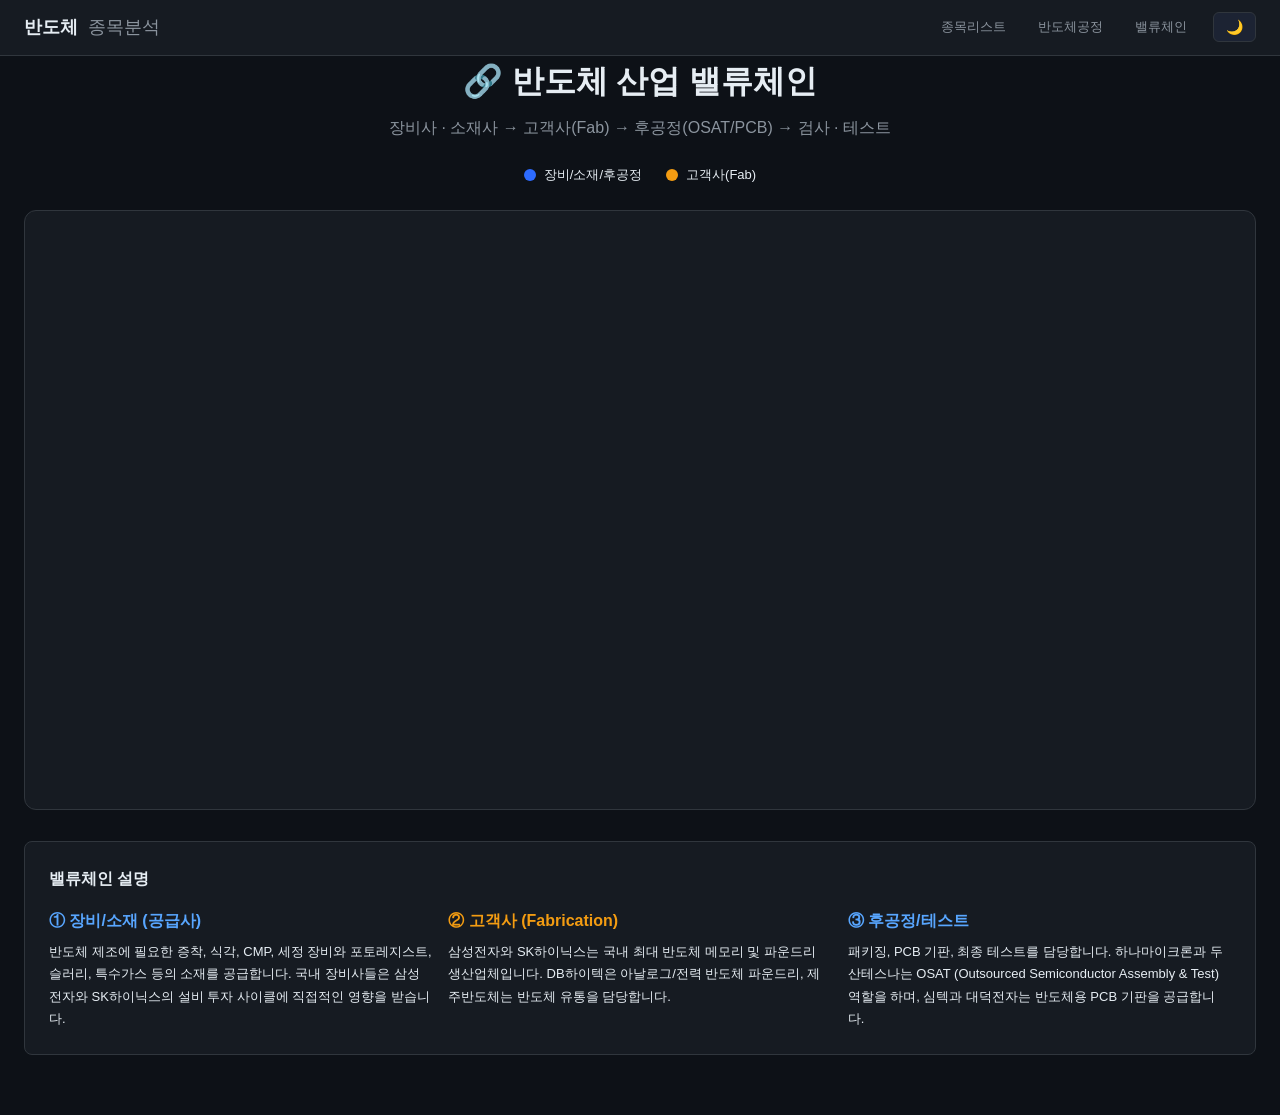
<file: report/valuechain.html>
<!DOCTYPE html>
<html lang="ko">
<head>
<meta charset="UTF-8">
<meta name="viewport" content="width=device-width, initial-scale=1.0">
<title>반도체 밸류체인</title>
<link rel="stylesheet" href="css/style.css">
<style>
#valuechain-svg { width: 100%; height: 600px; border: 1px solid var(--border); border-radius: 12px; background: var(--card); margin-bottom: 24px; }
.legend { display: flex; gap: 24px; justify-content: center; margin-bottom: 24px; flex-wrap: wrap; }
.legend-item { display: flex; align-items: center; gap: 8px; font-size: 13px; }
.legend-dot { width: 12px; height: 12px; border-radius: 50%; }
.vc-header { text-align: center; margin-bottom: 24px; }
.vc-header h1 { margin-bottom: 8px; }
.vc-header p { color: var(--text2); }
</style>
</head>
<body>
<header>
  <div class="logo">반도체 <span>종목분석</span></div>
  <nav>
    <a href="index.html">종목리스트</a>
    <a href="process.html">반도체공정</a>
    <a href="valuechain.html">밸류체인</a>
    <button class="theme-toggle" onclick="toggleTheme()">🌙</button>
  </nav>
</header>

<div class="container">
  <div class="vc-header">
    <h1>🔗 반도체 산업 밸류체인</h1>
    <p>장비사 · 소재사 → 고객사(Fab) → 후공정(OSAT/PCB) → 검사 · 테스트</p>
  </div>

  <div class="legend">
    <div class="legend-item"><div class="legend-dot" style="background:#2d6bff"></div> 장비/소재/후공정</div>
    <div class="legend-item"><div class="legend-dot" style="background:#f39c12"></div> 고객사(Fab)</div>
  </div>

  <svg id="valuechain-svg"></svg>

  <div class="card" style="margin-top:0">
    <h2>밸류체인 설명</h2>
    <div class="grid-3" style="margin-top: 16px">
      <div>
        <h4 style="color:var(--accent)">① 장비/소재 (공급사)</h4>
        <p style="font-size:13px;line-height:1.7;margin-top:8px">
          반도체 제조에 필요한 증착, 식각, CMP, 세정 장비와 포토레지스트, 슬러리, 특수가스 등의 소재를 공급합니다.
          국내 장비사들은 삼성전자와 SK하이닉스의 설비 투자 사이클에 직접적인 영향을 받습니다.
        </p>
      </div>
      <div>
        <h4 style="color:#f39c12">② 고객사 (Fabrication)</h4>
        <p style="font-size:13px;line-height:1.7;margin-top:8px">
          삼성전자와 SK하이닉스는 국내 최대 반도체 메모리 및 파운드리 생산업체입니다.
          DB하이텍은 아날로그/전력 반도체 파운드리, 제주반도체는 반도체 유통을 담당합니다.
        </p>
      </div>
      <div>
        <h4 style="color:var(--accent)">③ 후공정/테스트</h4>
        <p style="font-size:13px;line-height:1.7;margin-top:8px">
          패키징, PCB 기판, 최종 테스트를 담당합니다. 하나마이크론과 두산테스나는 OSAT
          (Outsourced Semiconductor Assembly & Test) 역할을 하며, 심텍과 대덕전자는 반도체용
          PCB 기판을 공급합니다.
        </p>
      </div>
    </div>
  </div>
</div>

<script src="https://d3js.org/d3.v7.min.js"></script>
<script src="js/chart.js"></script>
</body>
</html>
</file>
<file: report/css/style.css>
:root {
  --bg: #0d1117;
  --bg2: #161b22;
  --bg3: #1c2333;
  --text: #e6edf3;
  --text2: #8b949e;
  --card: #161b22;
  --card-hover: #1c2333;
  --accent: #58a6ff;
  --accent2: #1f6feb;
  --border: #30363d;
  --up: #f85149;
  --down: #58a6ff;
  --tag-bg: #1f2937;
  --shadow: rgba(0,0,0,0.4);
  --radius: 8px;
}
[data-theme="light"] {
  --bg: #ffffff;
  --bg2: #f6f8fa;
  --bg3: #eef1f5;
  --text: #1f2328;
  --text2: #656d76;
  --card: #f6f8fa;
  --card-hover: #eef1f5;
  --accent: #0969da;
  --accent2: #0550ae;
  --border: #d0d7de;
  --up: #cf222e;
  --down: #0969da;
  --tag-bg: #ddf4ff;
  --shadow: rgba(0,0,0,0.08);
}
* { margin:0; padding:0; box-sizing:border-box; }
body {
  font-family: -apple-system, BlinkMacSystemFont, 'Segoe UI', 'Noto Sans KR', sans-serif;
  background: var(--bg);
  color: var(--text);
  line-height: 1.6;
  min-height: 100vh;
}
a { color: var(--accent); text-decoration: none; }
a:hover { text-decoration: underline; }
.container { max-width: 1400px; margin: 0 auto; padding: 0 24px 40px; }

/* Header */
header {
  display: flex; align-items: center; justify-content: space-between;
  padding: 0 24px; height: 56px;
  background: var(--bg2); border-bottom: 1px solid var(--border);
  position: sticky; top: 0; z-index: 100;
}
.logo {
  display: flex; align-items: center; gap: 10px;
  font-size: 18px; font-weight: 700;
}
.logo-icon {
  width: 28px; height: 28px; background: var(--accent);
  border-radius: 6px; display: flex; align-items: center; justify-content: center;
  font-size: 14px; color: #fff;
}
.logo span { color: var(--text2); font-weight: 400; }
nav { display: flex; gap: 4px; align-items: center; }
nav a {
  font-size: 13px; font-weight: 500; padding: 8px 14px;
  border-radius: 6px; color: var(--text2); transition: all .15s;
}
nav a:hover { color: var(--text); background: var(--bg3); text-decoration: none; }
nav a.active { color: var(--accent); background: var(--tag-bg); }
.theme-toggle {
  background: var(--bg3); border: 1px solid var(--border); color: var(--text);
  padding: 6px 12px; border-radius: 6px; cursor: pointer; font-size: 14px;
  transition: all .15s; margin-left: 8px;
}
.theme-toggle:hover { border-color: var(--accent); }

/* Hero */
.hero {
  text-align: center; padding: 40px 20px 32px;
  border-bottom: 1px solid var(--border); margin-bottom: 28px;
}
.hero h1 { font-size: 28px; font-weight: 700; margin-bottom: 8px; }
.hero p { color: var(--text2); font-size: 14px; }
.hero .stock-count { color: var(--accent); font-weight: 600; }

/* Stats Row */
.stats-row {
  display: grid; grid-template-columns: repeat(auto-fit, minmax(200px, 1fr));
  gap: 16px; margin-bottom: 28px;
}
.stat-card {
  background: var(--card); border: 1px solid var(--border);
  border-radius: var(--radius); padding: 18px 20px;
  display: flex; flex-direction: column; gap: 4px;
}
.stat-card .stat-label { font-size: 12px; color: var(--text2); text-transform: uppercase; letter-spacing: .5px; }
.stat-card .stat-value { font-size: 22px; font-weight: 700; }
.stat-card .stat-sub { font-size: 12px; color: var(--text2); margin-top: 2px; }

/* Search */
.search-row {
  display: flex; gap: 12px; margin-bottom: 20px; flex-wrap: wrap;
}
.search-row input {
  flex: 1; min-width: 200px; padding: 10px 16px;
  border: 1px solid var(--border); border-radius: var(--radius);
  background: var(--card); color: var(--text); font-size: 14px; outline: none;
  transition: border-color .15s;
}
.search-row input:focus { border-color: var(--accent); }
.search-row select {
  padding: 10px 14px; border: 1px solid var(--border); border-radius: var(--radius);
  background: var(--card); color: var(--text); font-size: 13px; cursor: pointer;
  outline: none; transition: border-color .15s;
}
.search-row select:focus { border-color: var(--accent); }

/* Table */
.table-wrap {
  overflow-x: auto; border: 1px solid var(--border);
  border-radius: var(--radius); background: var(--card);
}
table {
  width: 100%; border-collapse: collapse; font-size: 13px;
  min-width: 900px;
}
thead th {
  background: var(--bg2); padding: 12px 10px; text-align: center;
  border-bottom: 1px solid var(--border); font-weight: 600; cursor: pointer;
  white-space: nowrap; position: sticky; top: 56px; user-select: none;
  font-size: 12px; text-transform: uppercase; letter-spacing: .3px; color: var(--text2);
  transition: color .15s;
}
thead th:hover { color: var(--accent); }
thead th .sort-icon { margin-left: 4px; font-size: 9px; opacity: .5; }
thead th.sorted .sort-icon { opacity: 1; color: var(--accent); }
tbody tr {
  border-bottom: 1px solid var(--border); cursor: pointer;
  transition: background .15s;
}
tbody tr:last-child { border-bottom: none; }
tbody tr:hover { background: var(--card-hover); }
tbody td { padding: 11px 10px; text-align: center; vertical-align: middle; }
td.name-cell {
  text-align: left; font-weight: 600; display: flex; align-items: center; gap: 8px;
}
td.num { font-variant-numeric: tabular-nums; font-family: 'JetBrains Mono', 'SF Mono', monospace; font-size: 13px; }
td.negative { color: var(--up); }
td.positive { color: var(--down); }
td.missing { color: var(--text2); opacity: .4; font-style: italic; }
.tag {
  display: inline-block; padding: 2px 8px; border-radius: 10px; font-size: 11px;
  background: var(--tag-bg); color: var(--accent); white-space: nowrap;
  font-weight: 500;
}

/* Back button */
.back-btn {
  display: inline-flex; align-items: center; gap: 6px;
  padding: 8px 16px; background: var(--card); border: 1px solid var(--border);
  border-radius: var(--radius); color: var(--text); cursor: pointer; font-size: 13px;
  margin-bottom: 16px; transition: all .15s;
}
.back-btn:hover { border-color: var(--accent); background: var(--card-hover); }

/* Stock detail */
.detail-header {
  background: var(--card); border: 1px solid var(--border);
  border-radius: var(--radius); padding: 24px; margin-bottom: 20px;
}
.detail-header h1 { font-size: 24px; margin-bottom: 4px; }
.detail-header .ticker { color: var(--text2); font-size: 14px; }
.detail-header .tag { margin-top: 8px; }
.detail-grid {
  display: grid; grid-template-columns: repeat(auto-fill, minmax(250px, 1fr));
  gap: 12px; margin-bottom: 20px;
}
.detail-item {
  background: var(--card); border: 1px solid var(--border);
  border-radius: var(--radius); padding: 16px; display: flex;
  flex-direction: column; gap: 4px;
}
.detail-item .label { font-size: 11px; color: var(--text2); text-transform: uppercase; letter-spacing: .5px; }
.detail-item .value { font-size: 20px; font-weight: 700; font-family: 'JetBrains Mono', 'SF Mono', monospace; }
.detail-item .value.negative { color: var(--up); }
.detail-item .value.positive { color: var(--down); }
.detail-item .value.missing { color: var(--text2); opacity: .4; }

.biz-desc {
  background: var(--card); border: 1px solid var(--border);
  border-radius: var(--radius); padding: 20px; margin-bottom: 20px;
}
.biz-desc h3 { font-size: 15px; margin-bottom: 10px; }
.biz-desc p { font-size: 14px; color: var(--text2); line-height: 1.8; }

/* Process Diagram */
.process-section {
  background: var(--card); border: 1px solid var(--border);
  border-radius: var(--radius); padding: 32px; margin-bottom: 20px;
}
.process-section h2 { font-size: 18px; margin-bottom: 24px; }
.process-flow {
  display: flex; align-items: center; justify-content: center;
  flex-wrap: wrap; gap: 6px;
}
.process-step {
  background: var(--bg2); border: 1px solid var(--border);
  border-radius: var(--radius); padding: 16px 20px; text-align: center;
  cursor: pointer; transition: all .2s; min-width: 110px;
}
.process-step:hover { border-color: var(--accent); transform: translateY(-2px); box-shadow: 0 4px 12px var(--shadow); }
.process-step.active { background: var(--accent2); border-color: var(--accent); color: #fff; }
.process-step .step-icon { font-size: 28px; margin-bottom: 6px; }
.process-step .step-label { font-size: 13px; font-weight: 600; }
.process-arrow { font-size: 20px; color: var(--text2); padding: 0 4px; }
.process-related {
  margin-top: 20px; display: none;
  grid-template-columns: repeat(auto-fill, minmax(180px, 1fr)); gap: 10px;
}
.process-related.show { display: grid; }
.process-related .related-item {
  background: var(--bg2); border: 1px solid var(--border);
  border-radius: var(--radius); padding: 12px 16px; cursor: pointer;
  transition: all .15s; font-size: 13px;
}
.process-related .related-item:hover { border-color: var(--accent); }

/* Value Chain */
#valuechain-svg { width: 100%; height: 500px; }

/* Cards */
.card {
  background: var(--card); border: 1px solid var(--border);
  border-radius: var(--radius); padding: 24px; margin-bottom: 20px;
}
.card h2 { font-size: 16px; margin-bottom: 16px; }

/* Grid helpers */
.grid-2 { display: grid; grid-template-columns: 1fr 1fr; gap: 20px; }
.grid-3 { display: grid; grid-template-columns: 1fr 1fr 1fr; gap: 16px; }

/* ────────────── 월요일 전략 ────────────── */
.section-title { font-size: 20px; font-weight: 700; margin: 32px 0 16px; padding-bottom: 8px; border-bottom: 1px solid var(--border); }

/* Market Strategy */
.market-strategy-section { margin-bottom: 24px; }

/* Strategy Comparison (two-column: Ultra + DeepSeek) */
.strategy-comparison { display: grid; grid-template-columns: 1fr 1fr; gap: 16px; margin-bottom: 20px; }

/* Analysis Cards */
.analysis-card {
  background: var(--card); border: 1px solid var(--border); border-radius: var(--radius);
  overflow: hidden; transition: box-shadow .2s;
}
.analysis-card:hover { box-shadow: 0 4px 20px var(--shadow); }
.ultra-card { border-left: 3px solid #58a6ff; }
.deepseek-card { border-left: 3px solid #3fb950; }
.deepseek-card .key-indicators { border-top: 1px solid var(--border); padding: 12px 16px; background: var(--bg2); }

.card-header {
  display: flex; justify-content: space-between; align-items: center;
  padding: 12px 16px; border-bottom: 1px solid var(--border); background: var(--bg2);
}
.card-body { padding: 16px; }
.card-body .analysis-line { font-size: 14px; line-height: 1.7; margin-bottom: 8px; color: var(--text2); }
.card-body .analysis-line.highlight { color: var(--text); font-weight: 500; background: var(--bg3); padding: 8px 12px; border-radius: 6px; }
.card-body .analysis-line.num-item { padding-left: 8px; }

/* Badges */
.badge { font-size: 11px; font-weight: 600; padding: 3px 10px; border-radius: 10px; white-space: nowrap; }
.badge-ultra { background: #1f6feb33; color: #58a6ff; }
.badge-deepseek { background: #2ea04333; color: #3fb950; }
.badge-agreement {  }
.badge-action {  }

/* Agent Style Badges */
.agent-badge { font-size: 10px; padding: 2px 8px; border-radius: 8px; font-weight: 600; white-space: nowrap; }
.agent-tech { background: #1f6feb33; color: #58a6ff; }
.agent-fund { background: #2ea04333; color: #3fb950; }
.agent-supply { background: #d2992233; color: #d29922; }

/* ELO Ranking Agent Badge */
.elo-rank-agent { font-size: 11px; font-weight: 600; padding: 2px 8px; border-radius: 8px; display: inline-block; margin-bottom: 6px; }

.agree-yes { background: #2ea04333; color: #3fb950; }
.agree-partial { background: #d2992233; color: #d29922; }
.agree-no { background: #f8514933; color: #f85149; }

.action-deepbuy { background: #bc8cff33; color: #bc8cff; border: 1px solid #bc8cff55; }
.action-buy { background: #2ea04333; color: #3fb950; border: 1px solid #2ea04355; }
.action-watch { background: #d2992233; color: #d29922; border: 1px solid #d2992255; }
.action-sell { background: #f8514933; color: #f85149; border: 1px solid #f8514955; }
.action-hold { background: #8b949e33; color: #8b949e; border: 1px solid #8b949e55; }

/* Action Details */
.action-details {
  display: flex; gap: 12px; flex-wrap: wrap; margin-top: 12px; padding: 10px 12px;
  background: var(--bg2); border-radius: 6px;
}
.detail-row { font-size: 13px; display: flex; gap: 4px; }
.detail-row .lbl { color: var(--text2); }
.detail-row .val { color: var(--accent); font-weight: 600; font-family: 'JetBrains Mono', 'SF Mono', monospace; }

/* Reasoning Toggle */
.reasoning-toggle { margin-top: 10px; }
.reasoning-toggle summary { font-size: 13px; color: var(--accent); cursor: pointer; }
.reasoning-text { font-size: 13px; color: var(--text2); line-height: 1.6; margin-top: 8px; padding: 10px; background: var(--bg2); border-radius: 6px; }

/* Risk Warning */
.risk-warning { margin-top: 12px; padding: 10px 12px; background: #f8514911; border-left: 2px solid var(--up); border-radius: 4px; font-size: 13px; line-height: 1.5; }
.risk-label { color: var(--up); font-weight: 600; }
.supplement-note { margin-top: 10px; font-size: 13px; line-height: 1.5; padding: 10px 12px; background: var(--bg2); border-radius: 6px; }
.supplement-label { color: var(--accent); font-weight: 600; }

/* Strategy Card (per stock) */
.strategy-card {
  background: var(--card); border: 1px solid var(--border); border-radius: var(--radius);
  padding: 20px; margin-bottom: 20px; transition: box-shadow .2s;
}
.strategy-card:hover { box-shadow: 0 4px 20px var(--shadow); }

.strategy-header {
  display: flex; justify-content: space-between; align-items: flex-start;
  margin-bottom: 12px;
}
.stock-title h3 { font-size: 18px; font-weight: 700; display: flex; align-items: center; gap: 8px; margin-bottom: 2px; }
.stock-title .ticker-code { font-size: 12px; color: var(--text2); font-family: 'JetBrains Mono', 'SF Mono', monospace; }
.stock-meta { text-align: right; }
.stock-meta .price { font-size: 20px; font-weight: 700; font-family: 'JetBrains Mono', 'SF Mono', monospace; display: block; }
.stock-meta .change { font-size: 16px; font-weight: 600; font-family: 'JetBrains Mono', 'SF Mono', monospace; }
.stock-meta .change.negative { color: var(--up); }
.stock-meta .change.positive { color: var(--down); }

/* Strategy Stats Row */
.strategy-stats {
  display: flex; gap: 12px; margin-bottom: 16px; flex-wrap: wrap;
}
.stat-item {
  display: flex; flex-direction: column; align-items: center; gap: 2px;
  padding: 8px 16px; background: var(--bg2); border-radius: 6px; min-width: 72px;
}
.stat-item .stat-lbl { font-size: 10px; color: var(--text2); text-transform: uppercase; letter-spacing: .5px; }
.stat-item .stat-val { font-size: 16px; font-weight: 700; font-family: 'JetBrains Mono', 'SF Mono', monospace; }
.stat-item.oversold .stat-val { color: #f85149; }
.stat-item.overbought .stat-val { color: #d29922; }
.stat-item .stat-val.high { color: var(--up); font-weight: 700; }

/* Indicators Row */
.indicator-row { display: flex; justify-content: space-between; align-items: center; padding: 4px 0; font-size: 13px; }
.indicator-label { color: var(--text2); }
.indicator-value { font-weight: 600; }

@media (max-width: 768px) {
  .strategy-comparison { grid-template-columns: 1fr; }
  .strategy-stats { justify-content: center; }
  .stock-title h3 { font-size: 16px; }
  .stock-meta .price { font-size: 17px; }
}

@media (max-width: 768px) {
  .container { padding: 0 12px 24px; }
  .grid-2, .grid-3 { grid-template-columns: 1fr; }
  nav a { font-size: 11px; padding: 6px 10px; }
  .hero h1 { font-size: 22px; }
  .stats-row { grid-template-columns: repeat(2, 1fr); }
  .logo { font-size: 15px; }
}

/* ────────────── ELO 랭킹 ────────────── */
.elo-ranking-section {
  margin-bottom: 28px;
}
.elo-ranking-grid {
  display: grid;
  grid-template-columns: repeat(3, 1fr);
  gap: 16px;
}
.elo-ranking-card {
  background: var(--card);
  border: 1px solid var(--border);
  border-radius: var(--radius);
  padding: 20px;
  text-align: center;
  transition: transform .15s, box-shadow .15s;
  position: relative;
  overflow: hidden;
}
.elo-ranking-card:hover {
  transform: translateY(-2px);
  box-shadow: 0 6px 24px var(--shadow);
}
.elo-rank-first {
  border-color: #d29922;
  border-width: 2px;
  background: linear-gradient(135deg, var(--card) 0%, #d2992211 100%);
}
.elo-rank-medal {
  font-size: 32px;
  margin-bottom: 8px;
}
.elo-rank-name {
  font-size: 15px;
  font-weight: 700;
  margin-bottom: 6px;
}
.elo-rank-score {
  font-size: 24px;
  font-weight: 700;
  font-family: 'JetBrains Mono', 'SF Mono', monospace;
  margin-bottom: 8px;
}
.elo-rank-stats {
  font-size: 12px;
  color: var(--text2);
  display: flex;
  justify-content: center;
  gap: 12px;
}
.elo-ranking-empty {
  background: var(--card);
  border: 1px dashed var(--border);
  border-radius: var(--radius);
  padding: 28px 20px;
  text-align: center;
  color: var(--text2);
  font-size: 14px;
}

/* ELO Badge (on Ultra card header) */
.badge-elo {
  font-size: 10px;
  font-weight: 700;
  padding: 2px 8px;
  border-radius: 8px;
  margin-left: auto;
  white-space: nowrap;
  letter-spacing: .3px;
}
.badge-elo.elo-high {
  background: #2ea04333;
  color: #3fb950;
  border: 1px solid #2ea04355;
}
.badge-elo.elo-mid {
  background: #d2992233;
  color: #d29922;
  border: 1px solid #d2992255;
}
.badge-elo.elo-low {
  background: #f8514933;
  color: #f85149;
  border: 1px solid #f8514955;
}

@media (max-width: 768px) {
  .elo-ranking-grid {
    grid-template-columns: 1fr;
  }
}
</file>
